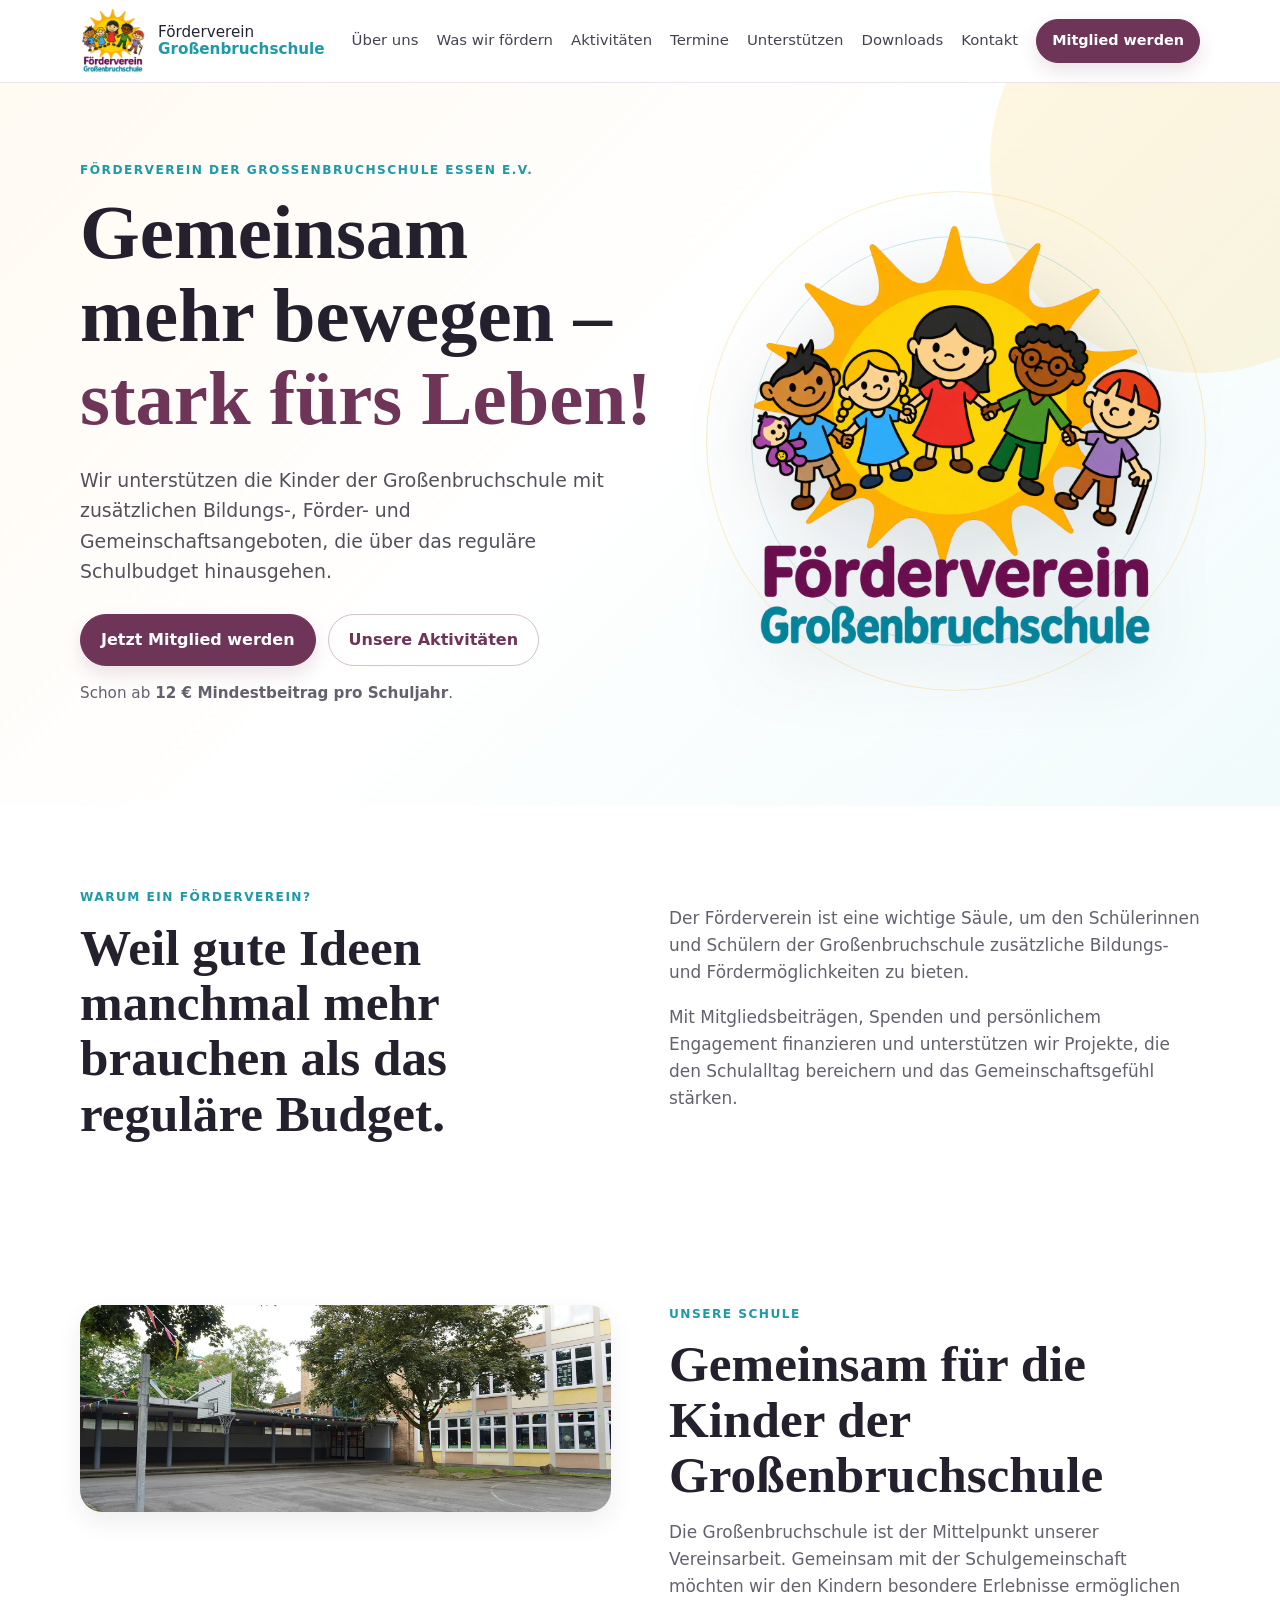
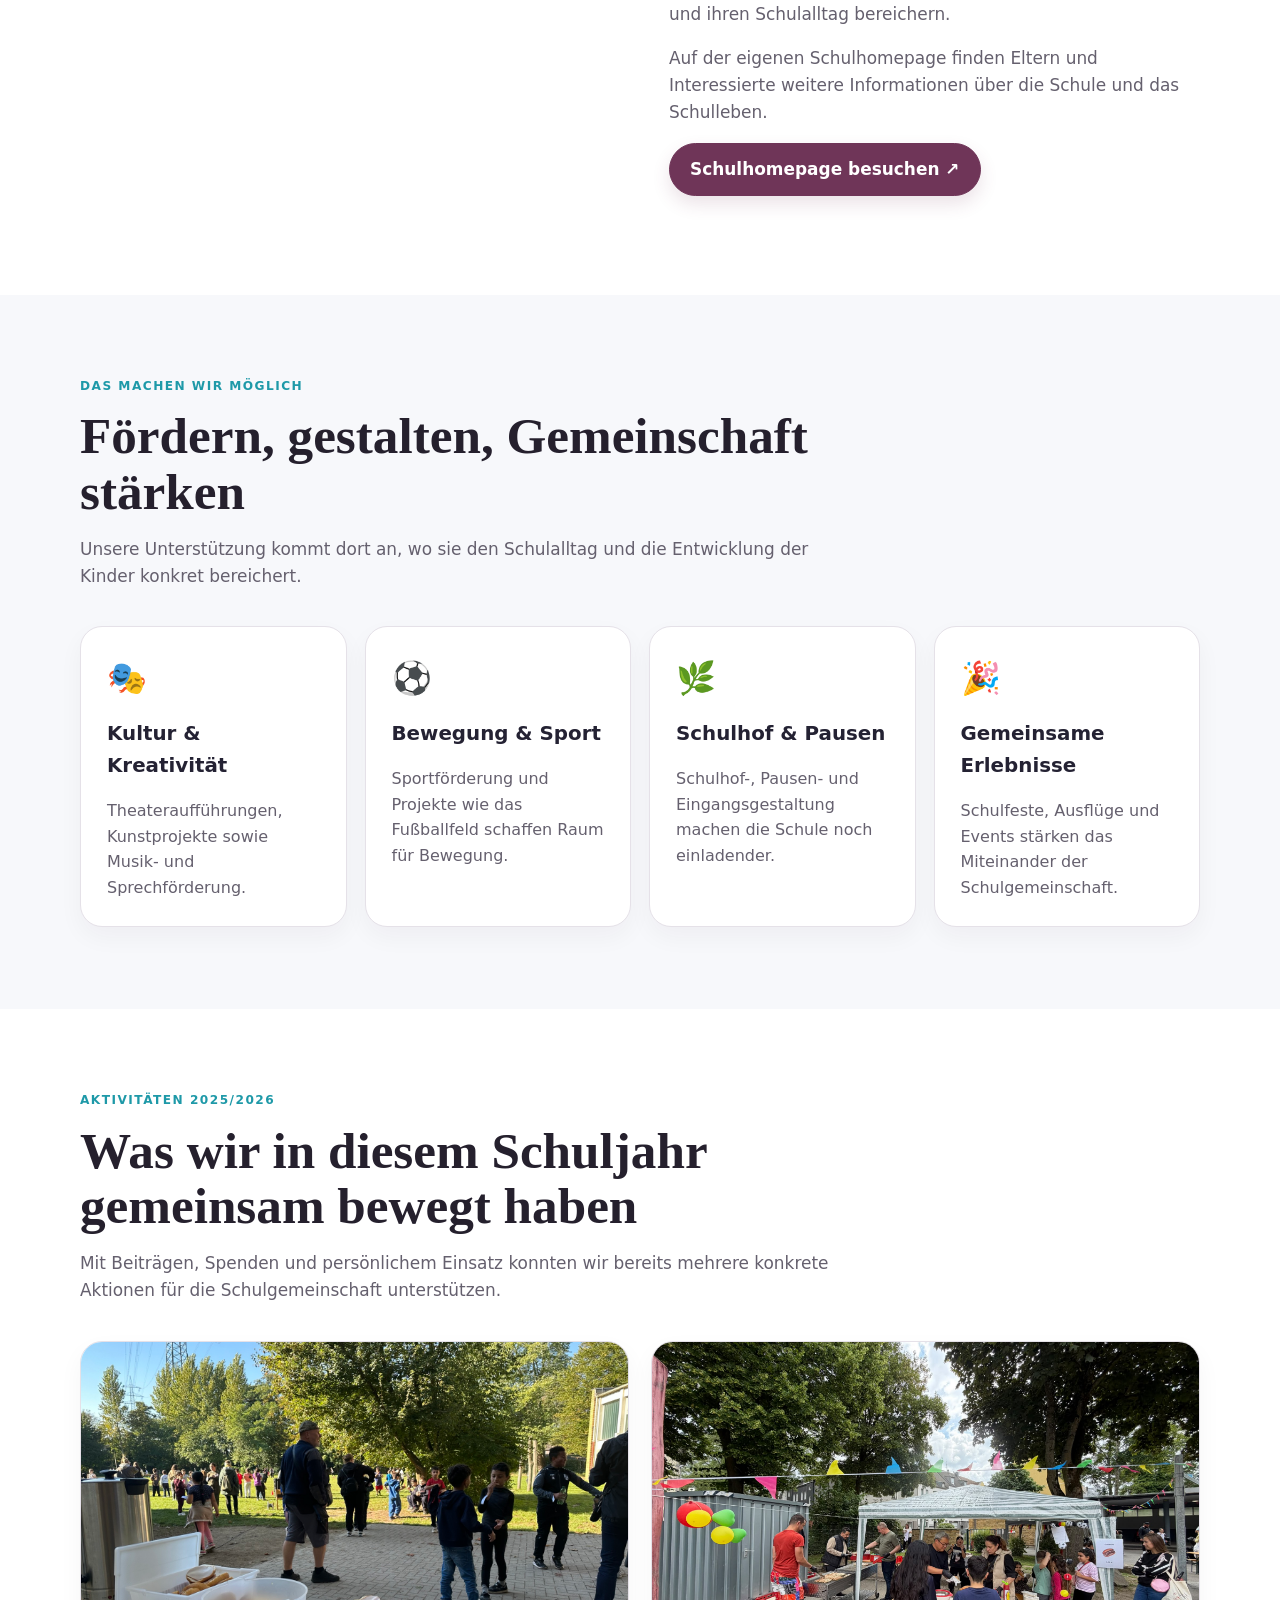
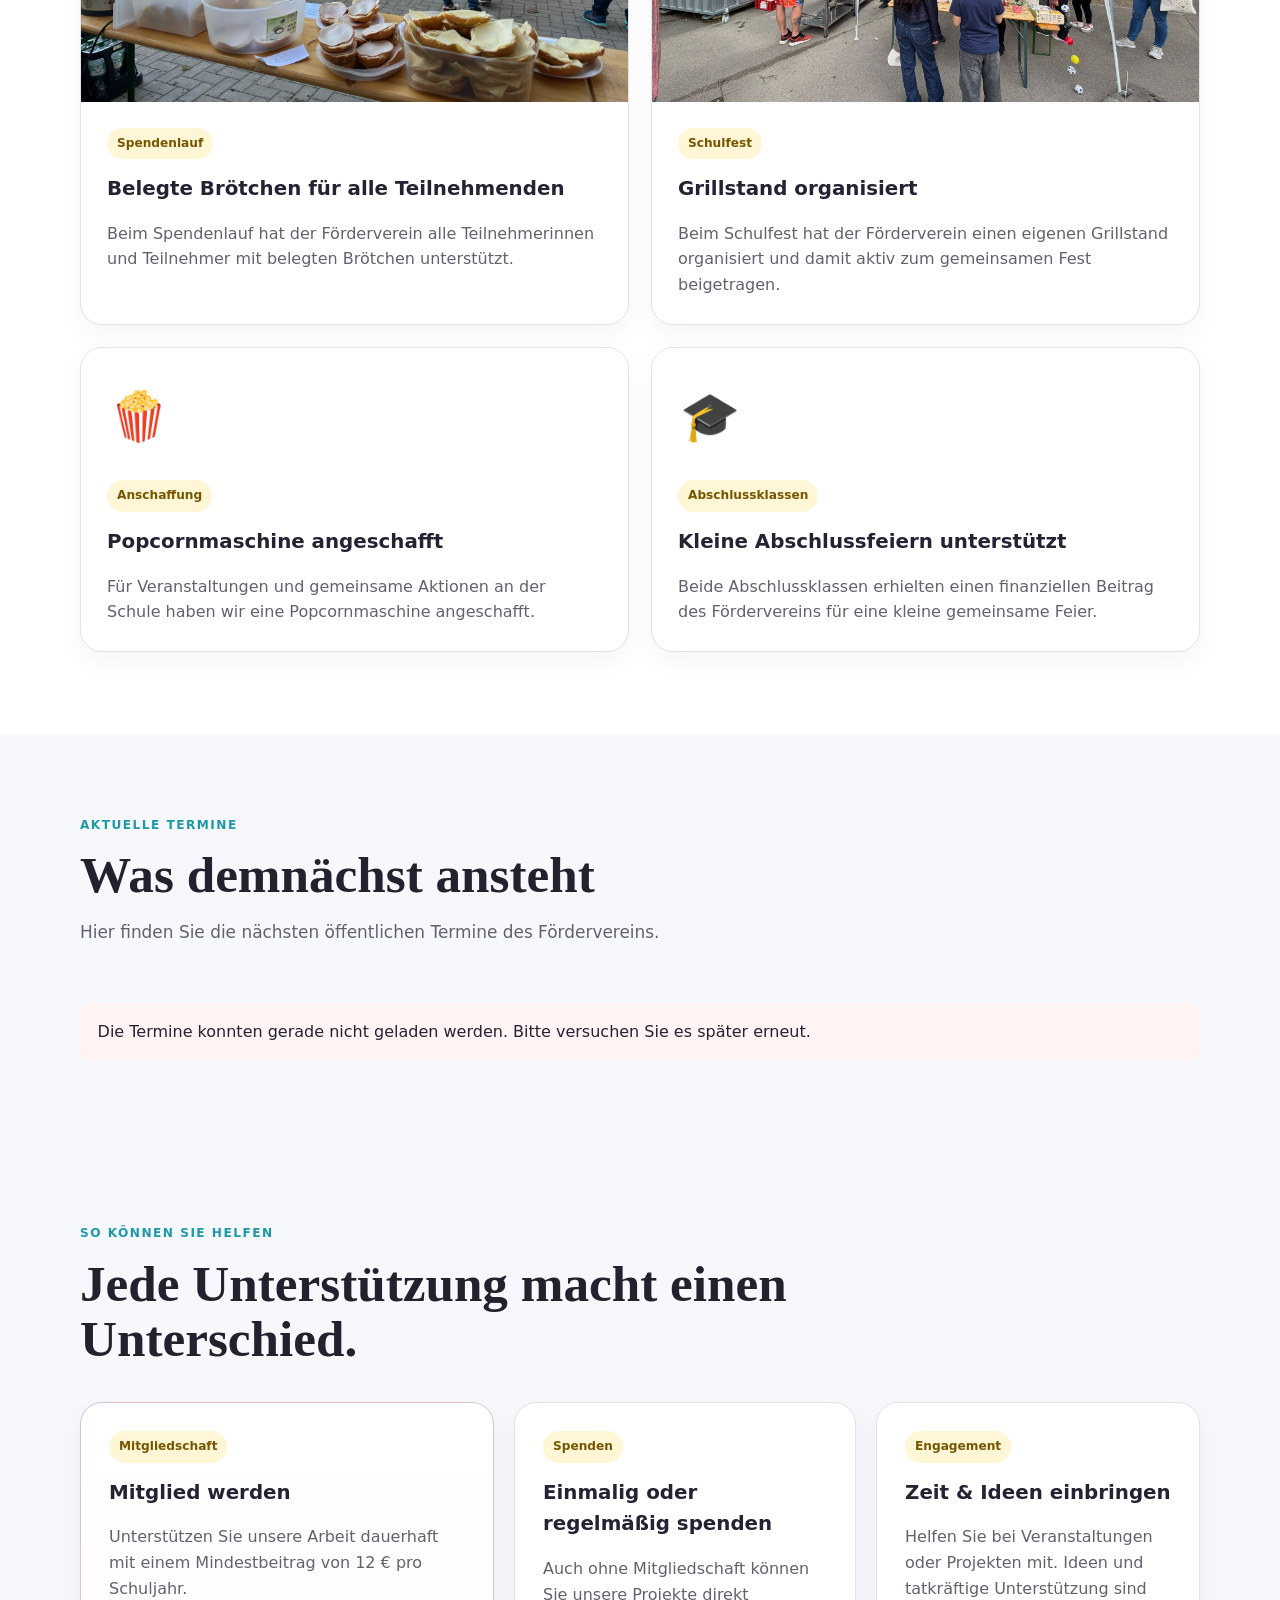
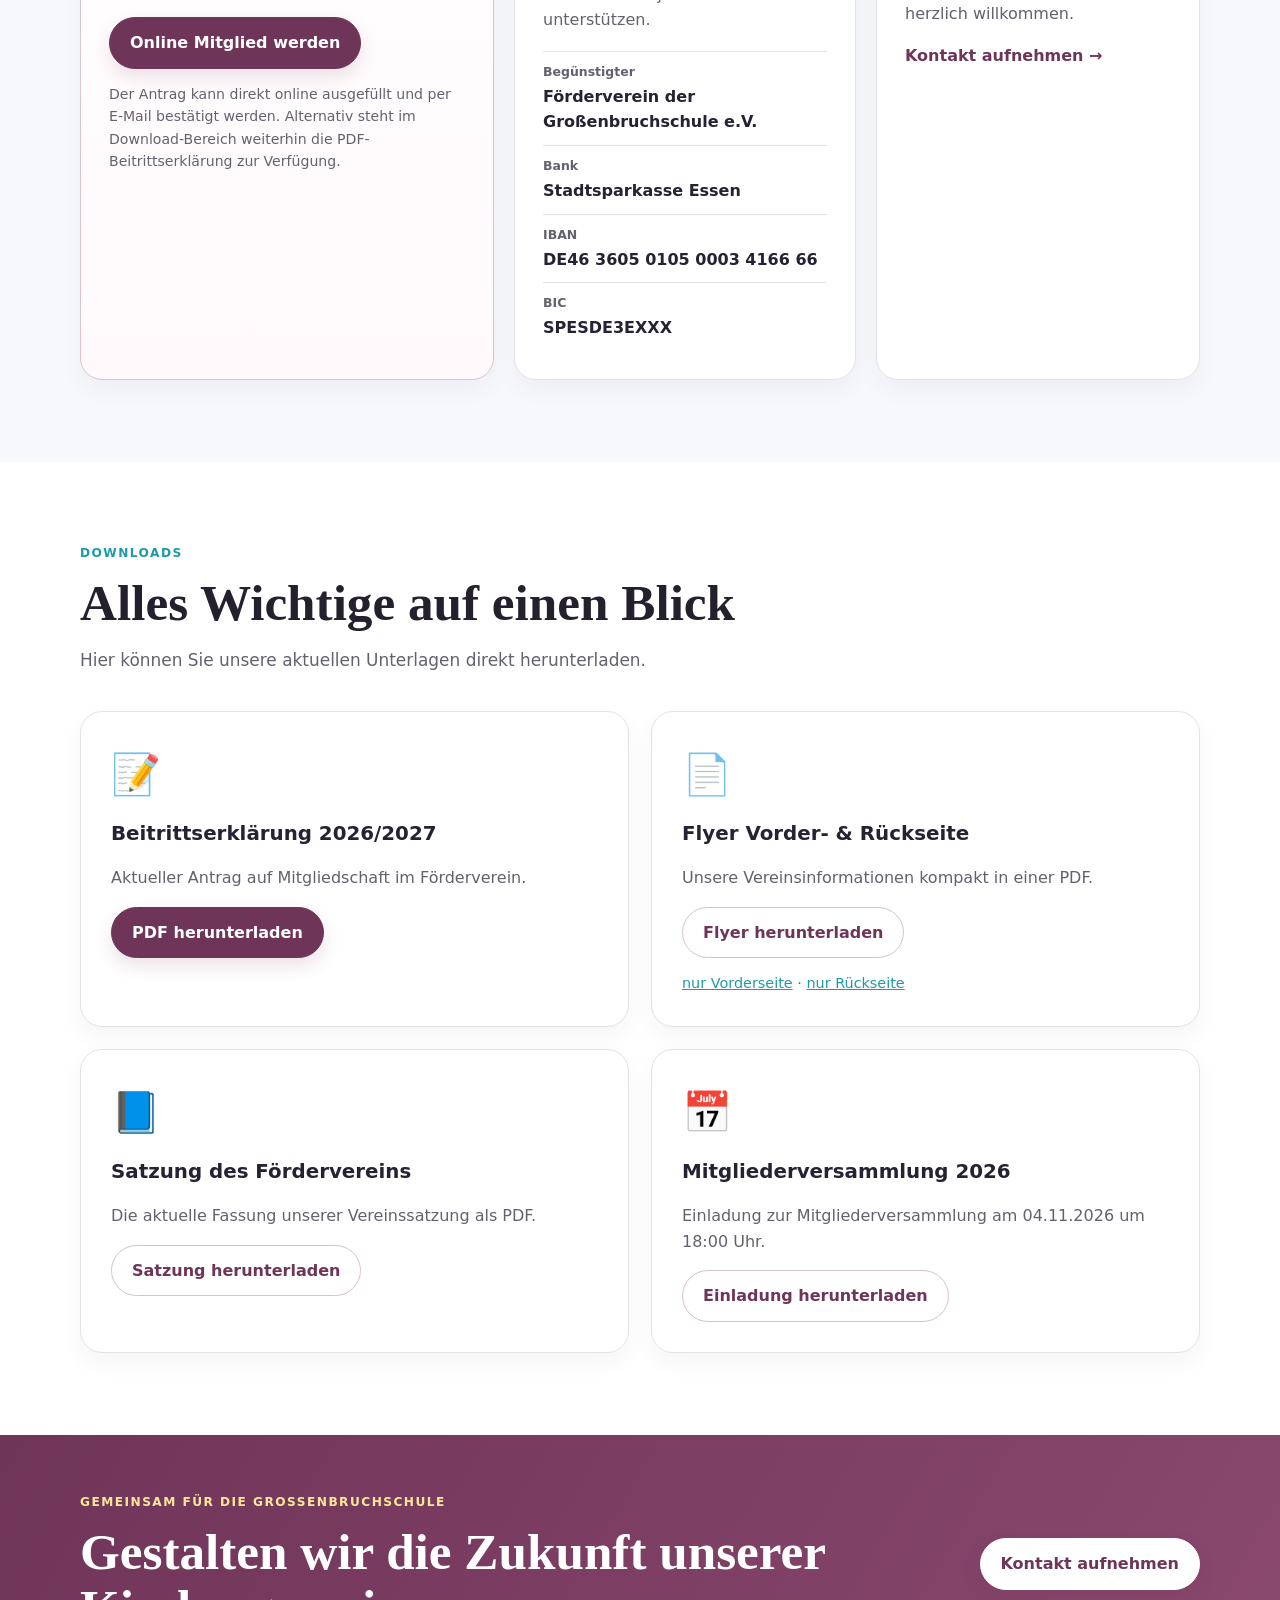
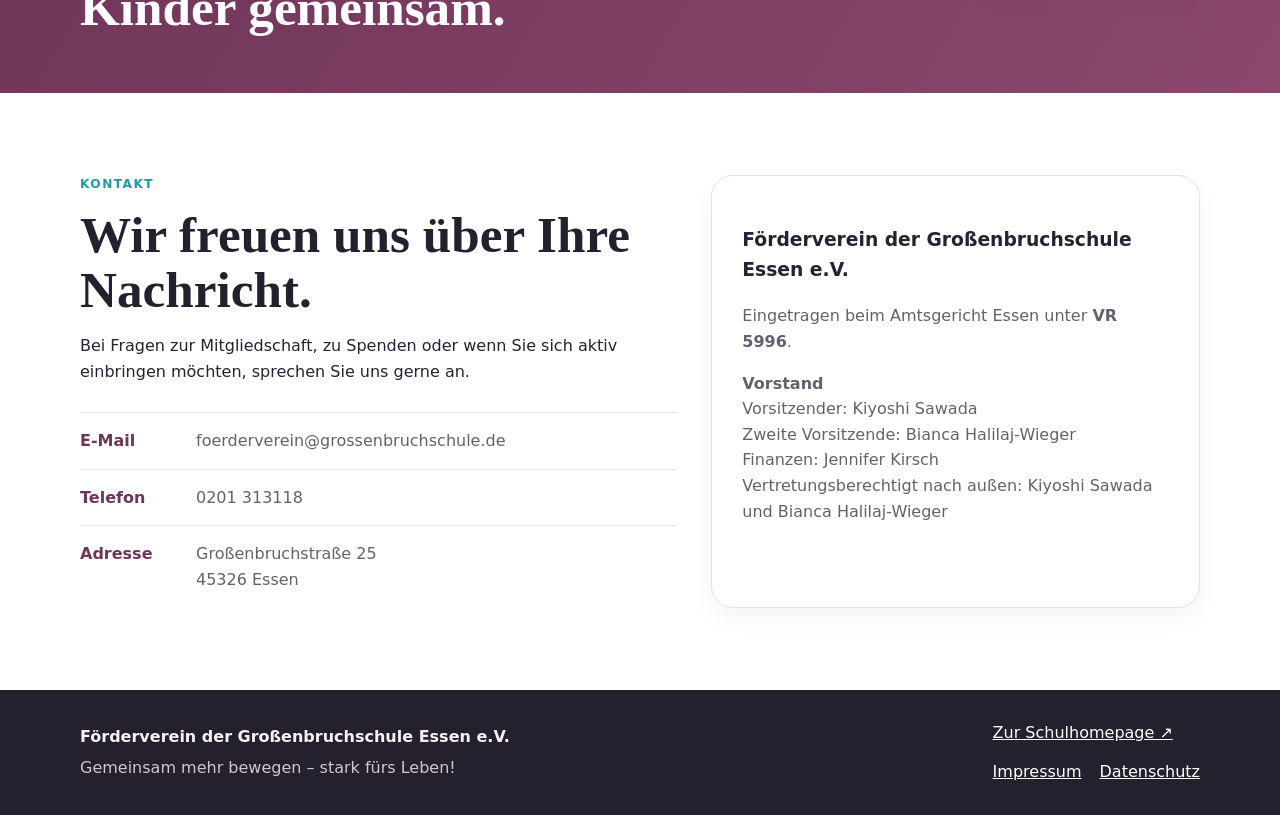
<file: index.html>
<!doctype html>
<html lang="de">
<head>
  <meta charset="utf-8">
  <meta name="viewport" content="width=device-width, initial-scale=1">
  <meta name="description" content="Der Förderverein der Großenbruchschule Essen e.V. unterstützt Projekte, Veranstaltungen und zusätzliche Förderangebote für die Kinder der Schule. Jetzt informieren, Mitglied werden oder spenden.">
  <title>Förderverein der Großenbruchschule Essen e.V. | Gemeinsam mehr bewegen</title>
  <link rel="stylesheet" href="style.css">
  <link rel="icon" type="image/png" href="favicon.png">
  <link rel="shortcut icon" href="favicon.ico">

  <style>
    .events-grid { display:grid; gap:1rem; margin-top:1.5rem; }
    .event-card {
      display:grid; grid-template-columns:86px 1fr; gap:1.25rem; align-items:start;
      padding:1.25rem; background:#fff; border:1px solid rgba(0,0,0,.08);
      border-radius:18px; box-shadow:0 8px 24px rgba(0,0,0,.05);
    }
    .event-date {
      display:grid; place-items:center; align-content:center; min-height:78px;
      padding:.6rem; border-radius:14px; background:#eef8f3; text-align:center;
    }
    .event-date strong { display:block; font-size:1.55rem; line-height:1; }
    .event-date span {
      display:block; margin-top:.35rem; font-size:.8rem; font-weight:700; text-transform:uppercase;
    }
    .event-content h3 { margin:0 0 .35rem; }
    .event-meta { margin:0 0 .65rem; font-size:.92rem; opacity:.78; }
    .event-description { margin:0; }
    .events-empty, .events-error {
      margin-top:1.25rem; padding:1rem 1.1rem; border-radius:12px; background:rgba(0,0,0,.04);
    }
    .events-error { background:#fff3f3; }
    @media (max-width:640px) {
      .event-card { grid-template-columns:68px 1fr; gap:.9rem; }
      .event-date { min-height:68px; }
    }
  </style>

</head>
<body>
  <a class="skip-link" href="#inhalt">Zum Inhalt springen</a>
  <header class="site-header">
    <div class="container nav-wrap">
      <a class="brand" href="#start" aria-label="Startseite Förderverein der Großenbruchschule">
        <img src="logo-foerderverein.png" alt="Logo des Fördervereins der Großenbruchschule">
        <span>Förderverein<br><strong>Großenbruchschule</strong></span>
      </a>
      <button class="menu-button" aria-expanded="false" aria-controls="nav">Menü</button>
      <nav id="nav" class="nav" aria-label="Hauptnavigation">
        <a href="#ueber-uns">Über uns</a>
        <a href="#projekte">Was wir fördern</a>
        <a href="#aktivitaeten">Aktivitäten</a>
        <a href="#termine">Termine</a>
        <a href="#unterstuetzen">Unterstützen</a>
        <a href="#downloads">Downloads</a>
        <a href="#kontakt">Kontakt</a>
        <a class="button button-small" href="beitritt.html">Mitglied werden</a>
      </nav>
    </div>
  </header>

  <main id="inhalt">
    <section id="start" class="hero">
      <div class="container hero-grid">
        <div class="hero-copy">
          <p class="eyebrow">Förderverein der Großenbruchschule Essen e.V.</p>
          <h1>Gemeinsam mehr bewegen – <span>stark fürs Leben!</span></h1>
          <p class="lead">Wir unterstützen die Kinder der Großenbruchschule mit zusätzlichen Bildungs-, Förder- und Gemeinschaftsangeboten, die über das reguläre Schulbudget hinausgehen.</p>
          <div class="hero-actions">
            <a class="button" href="beitritt.html">Jetzt Mitglied werden</a>
            <a class="button button-secondary" href="#aktivitaeten">Unsere Aktivitäten</a>
          </div>
          <p class="microcopy">Schon ab <strong>12 € Mindestbeitrag pro Schuljahr</strong>.</p>
        </div>
        <div class="hero-visual" aria-label="Logo des Fördervereins">
          <div class="sun-orbit orbit-one"></div>
          <div class="sun-orbit orbit-two"></div>
          <img src="logo-foerderverein.png" alt="Kinder vor einer Sonne – Logo des Fördervereins der Großenbruchschule">
        </div>
      </div>
    </section>

    <section id="ueber-uns" class="section">
      <div class="container two-col">
        <div>
          <p class="eyebrow">Warum ein Förderverein?</p>
          <h2>Weil gute Ideen manchmal mehr brauchen als das reguläre Budget.</h2>
        </div>
        <div class="prose">
          <p>Der Förderverein ist eine wichtige Säule, um den Schülerinnen und Schülern der Großenbruchschule zusätzliche Bildungs- und Fördermöglichkeiten zu bieten.</p>
          <p>Mit Mitgliedsbeiträgen, Spenden und persönlichem Engagement finanzieren und unterstützen wir Projekte, die den Schulalltag bereichern und das Gemeinschaftsgefühl stärken.</p>
        </div>
      </div>
    </section>

    <section id="unsere-schule" class="section">
      <div class="container two-col school-layout">
        <div class="school-image">
          <img src="bild-schulhof1.webp" alt="Schulhof und Schulgebäude der Großenbruchschule" loading="lazy">
        </div>
        <div>
          <p class="eyebrow">Unsere Schule</p>
          <h2>Gemeinsam für die Kinder der Großenbruchschule</h2>
        <div class="prose">
          <p>Die Großenbruchschule ist der Mittelpunkt unserer Vereinsarbeit. Gemeinsam mit der Schulgemeinschaft möchten wir den Kindern besondere Erlebnisse ermöglichen und ihren Schulalltag bereichern.</p>
          <p>Auf der eigenen Schulhomepage finden Eltern und Interessierte weitere Informationen über die Schule und das Schulleben.</p>
          <p><a class="button" href="http://www.gbs-grossenbruchschule.de/" target="_blank" rel="noopener noreferrer">Schulhomepage besuchen ↗</a></p>
        </div>
        </div>
      </div>
    </section>
    <section id="projekte" class="section section-soft">
      <div class="container">
        <div class="section-head">
          <p class="eyebrow">Das machen wir möglich</p>
          <h2>Fördern, gestalten, Gemeinschaft stärken</h2>
          <p>Unsere Unterstützung kommt dort an, wo sie den Schulalltag und die Entwicklung der Kinder konkret bereichert.</p>
        </div>
        <div class="cards">
          <article class="card">
            <div class="icon" aria-hidden="true">🎭</div>
            <h3>Kultur & Kreativität</h3>
            <p>Theateraufführungen, Kunstprojekte sowie Musik- und Sprechförderung.</p>
          </article>
          <article class="card">
            <div class="icon" aria-hidden="true">⚽</div>
            <h3>Bewegung & Sport</h3>
            <p>Sportförderung und Projekte wie das Fußballfeld schaffen Raum für Bewegung.</p>
          </article>
          <article class="card">
            <div class="icon" aria-hidden="true">🌿</div>
            <h3>Schulhof & Pausen</h3>
            <p>Schulhof-, Pausen- und Eingangsgestaltung machen die Schule noch einladender.</p>
          </article>
          <article class="card">
            <div class="icon" aria-hidden="true">🎉</div>
            <h3>Gemeinsame Erlebnisse</h3>
            <p>Schulfeste, Ausflüge und Events stärken das Miteinander der Schulgemeinschaft.</p>
          </article>
        </div>
      </div>
    </section>

    <section id="aktivitaeten" class="section">
      <div class="container">
        <div class="section-head">
          <p class="eyebrow">Aktivitäten 2025/2026</p>
          <h2>Was wir in diesem Schuljahr gemeinsam bewegt haben</h2>
          <p>Mit Beiträgen, Spenden und persönlichem Einsatz konnten wir bereits mehrere konkrete Aktionen für die Schulgemeinschaft unterstützen.</p>
        </div>
        <div class="activity-grid">
          <article class="activity-card activity-photo-card">
            <img src="spendenlauf-2025-2026.jpeg" alt="Spendenlauf an der Großenbruchschule mit belegten Brötchen für die Teilnehmenden">
            <div class="activity-content">
              <span class="badge">Spendenlauf</span>
              <h3>Belegte Brötchen für alle Teilnehmenden</h3>
              <p>Beim Spendenlauf hat der Förderverein alle Teilnehmerinnen und Teilnehmer mit belegten Brötchen unterstützt.</p>
            </div>
          </article>
          <article class="activity-card activity-photo-card">
            <img src="schulfest-grillstand-2025-2026.jpeg" alt="Grillstand des Fördervereins beim Schulfest der Großenbruchschule">
            <div class="activity-content">
              <span class="badge">Schulfest</span>
              <h3>Grillstand organisiert</h3>
              <p>Beim Schulfest hat der Förderverein einen eigenen Grillstand organisiert und damit aktiv zum gemeinsamen Fest beigetragen.</p>
            </div>
          </article>
          <article class="activity-card">
            <div class="activity-icon" aria-hidden="true">🍿</div>
            <div class="activity-content">
              <span class="badge">Anschaffung</span>
              <h3>Popcornmaschine angeschafft</h3>
              <p>Für Veranstaltungen und gemeinsame Aktionen an der Schule haben wir eine Popcornmaschine angeschafft.</p>
            </div>
          </article>
          <article class="activity-card">
            <div class="activity-icon" aria-hidden="true">🎓</div>
            <div class="activity-content">
              <span class="badge">Abschlussklassen</span>
              <h3>Kleine Abschlussfeiern unterstützt</h3>
              <p>Beide Abschlussklassen erhielten einen finanziellen Beitrag des Fördervereins für eine kleine gemeinsame Feier.</p>
            </div>
          </article>
        </div>
      </div>
    </section>

    <section id="termine" class="section section-soft">
      <div class="container">
        <div class="section-head">
          <p class="eyebrow">Aktuelle Termine</p>
          <h2>Was demnächst ansteht</h2>
          <p>Hier finden Sie die nächsten öffentlichen Termine des Fördervereins.</p>
        </div>

        <div id="events-list" class="events-grid" aria-live="polite">
          <div class="events-empty">Termine werden geladen …</div>
        </div>
      </div>
    </section>

    <section id="unterstuetzen" class="section section-soft">
      <div class="container">
        <div class="section-head">
          <p class="eyebrow">So können Sie helfen</p>
          <h2>Jede Unterstützung macht einen Unterschied.</h2>
        </div>
        <div class="support-grid">
          <article class="support-card featured">
            <span class="badge">Mitgliedschaft</span>
            <h3>Mitglied werden</h3>
            <p>Unterstützen Sie unsere Arbeit dauerhaft mit einem Mindestbeitrag von 12 € pro Schuljahr.</p>
            <a class="button" href="beitritt.html">Online Mitglied werden</a>
            <p class="small">Der Antrag kann direkt online ausgefüllt und per E-Mail bestätigt werden. Alternativ steht im Download-Bereich weiterhin die PDF-Beitrittserklärung zur Verfügung.</p>
          </article>
          <article class="support-card">
            <span class="badge">Spenden</span>
            <h3>Einmalig oder regelmäßig spenden</h3>
            <p>Auch ohne Mitgliedschaft können Sie unsere Projekte direkt unterstützen.</p>
            <dl class="bank">
              <div><dt>Begünstigter</dt><dd>Förderverein der Großenbruchschule e.V.</dd></div>
              <div><dt>Bank</dt><dd>Stadtsparkasse Essen</dd></div>
              <div><dt>IBAN</dt><dd>DE46 3605 0105 0003 4166 66</dd></div>
              <div><dt>BIC</dt><dd>SPESDE3EXXX</dd></div>
            </dl>
          </article>
          <article class="support-card">
            <span class="badge">Engagement</span>
            <h3>Zeit & Ideen einbringen</h3>
            <p>Helfen Sie bei Veranstaltungen oder Projekten mit. Ideen und tatkräftige Unterstützung sind herzlich willkommen.</p>
            <a class="text-link" href="mailto:foerderverein@grossenbruchschule.de?subject=Ich%20möchte%20mich%20engagieren">Kontakt aufnehmen →</a>
          </article>
        </div>
      </div>
    </section>

    <section id="downloads" class="section">
      <div class="container">
        <div class="section-head">
          <p class="eyebrow">Downloads</p>
          <h2>Alles Wichtige auf einen Blick</h2>
          <p>Hier können Sie unsere aktuellen Unterlagen direkt herunterladen.</p>
        </div>
        <div class="download-grid">
          <article class="download-card">
            <div class="download-icon" aria-hidden="true">📝</div>
            <h3>Beitrittserklärung 2026/2027</h3>
            <p>Aktueller Antrag auf Mitgliedschaft im Förderverein.</p>
            <a class="button" href="Beitrittserklaerung_Foerderverein_Grossenbruchschule.pdf" target="_blank" rel="noopener">PDF herunterladen</a>
          </article>
          <article class="download-card">
            <div class="download-icon" aria-hidden="true">📄</div>
            <h3>Flyer Vorder- & Rückseite</h3>
            <p>Unsere Vereinsinformationen kompakt in einer PDF.</p>
            <a class="button button-secondary" href="Flyer_Foerderverein_Grossenbruchschule.pdf" target="_blank" rel="noopener">Flyer herunterladen</a>
            <div class="download-subnav">
              <a href="Flyer_Foerderverein_Grossenbruchschule_Vorderseite.pdf" target="_blank" rel="noopener">nur Vorderseite</a>
              <span>·</span>
              <a href="Flyer_Foerderverein_Grossenbruchschule_Rueckseite.pdf" target="_blank" rel="noopener">nur Rückseite</a>
            </div>
          </article>
          <article class="download-card">
            <div class="download-icon" aria-hidden="true">📘</div>
            <h3>Satzung des Fördervereins</h3>
            <p>Die aktuelle Fassung unserer Vereinssatzung als PDF.</p>
            <a class="button button-secondary" href="Satzung_Foerderverein.pdf" target="_blank" rel="noopener">Satzung herunterladen</a>
          </article>
          <article class="download-card">
            <div class="download-icon" aria-hidden="true">📅</div>
            <h3>Mitgliederversammlung 2026</h3>
            <p>Einladung zur Mitgliederversammlung am 04.11.2026 um 18:00 Uhr.</p>
            <a class="button button-secondary" href="Einladung_Mitgliederversammlung_2026.pdf" target="_blank" rel="noopener">Einladung herunterladen</a>
          </article>
        </div>
      </div>
    </section>

    <section class="cta-band">
      <div class="container cta-grid">
        <div>
          <p class="eyebrow">Gemeinsam für die Großenbruchschule</p>
          <h2>Gestalten wir die Zukunft unserer Kinder gemeinsam.</h2>
        </div>
        <a class="button button-light" href="#kontakt">Kontakt aufnehmen</a>
      </div>
    </section>

    <section id="kontakt" class="section">
      <div class="container contact-grid">
        <div>
          <p class="eyebrow">Kontakt</p>
          <h2>Wir freuen uns über Ihre Nachricht.</h2>
          <p>Bei Fragen zur Mitgliedschaft, zu Spenden oder wenn Sie sich aktiv einbringen möchten, sprechen Sie uns gerne an.</p>
          <div class="contact-list">
            <a href="mailto:foerderverein@grossenbruchschule.de"><strong>E-Mail</strong><span>foerderverein@grossenbruchschule.de</span></a>
            <a href="tel:+49201313118"><strong>Telefon</strong><span>0201 313118</span></a>
            <div><strong>Adresse</strong><span>Großenbruchstraße 25<br>45326 Essen</span></div>
          </div>
        </div>
        <aside class="info-box">
          <h3>Förderverein der Großenbruchschule Essen e.V.</h3>
          <p>Eingetragen beim Amtsgericht Essen unter <strong>VR 5996</strong>.</p>
          <p><strong>Vorstand</strong><br>Vorsitzender: Kiyoshi Sawada<br>Zweite Vorsitzende: Bianca Halilaj-Wieger<br>Finanzen: Jennifer Kirsch<br><span class="small">Vertretungsberechtigt nach außen: Kiyoshi Sawada und Bianca Halilaj-Wieger</span></p>
        </aside>
      </div>
    </section>
  </main>

  <footer class="site-footer">
    <div class="container footer-grid">
      <div>
        <strong>Förderverein der Großenbruchschule Essen e.V.</strong>
        <p>Gemeinsam mehr bewegen – stark fürs Leben!</p>
      </div>
      <div class="footer-navigation">
        <div class="footer-school">
          <a href="http://www.gbs-grossenbruchschule.de/" target="_blank" rel="noopener noreferrer">Zur Schulhomepage ↗</a>
        </div>
        <div class="footer-links">
          <a href="impressum.html">Impressum</a>
          <a href="datenschutz.html">Datenschutz</a>
        </div>
      </div>
    </div>
  </footer>

  <script>
    const button = document.querySelector('.menu-button');
    const nav = document.querySelector('.nav');
    button.addEventListener('click', () => {
      const open = button.getAttribute('aria-expanded') === 'true';
      button.setAttribute('aria-expanded', String(!open));
      nav.classList.toggle('open');
    });
    nav.querySelectorAll('a').forEach(a => a.addEventListener('click', () => {
      button.setAttribute('aria-expanded', 'false');
      nav.classList.remove('open');
    }));


    const SUPABASE_URL = 'https://facmeyitnpnwidpsemkd.supabase.co';
    const SUPABASE_PUBLISHABLE_KEY = 'sb_publishable_zqh5bliEkvKU7yKelDAgmg_2buBOvyM';

    const eventCategoryLabels = {
      vorstand: 'Vorstand',
      mitgliederversammlung: 'Mitgliederversammlung',
      schulveranstaltung: 'Schulveranstaltung',
      aktion: 'Aktion',
      sonstiges: 'Sonstiges'
    };

    function escapeHtml(value) {
      return String(value ?? '')
        .replaceAll('&', '&amp;')
        .replaceAll('<', '&lt;')
        .replaceAll('>', '&gt;')
        .replaceAll('"', '&quot;')
        .replaceAll("'", '&#039;');
    }

    function formatEventDate(dateValue) {
      const date = new Date(`${dateValue}T00:00:00`);
      return {
        day: new Intl.DateTimeFormat('de-DE', { day: '2-digit' }).format(date),
        month: new Intl.DateTimeFormat('de-DE', { month: 'short' }).format(date),
        full: new Intl.DateTimeFormat('de-DE', {
          weekday: 'long',
          day: '2-digit',
          month: '2-digit',
          year: 'numeric'
        }).format(date)
      };
    }

    function formatEventTime(value) {
      return value ? value.slice(0, 5) : '';
    }

    async function loadPublicEvents() {
      const list = document.getElementById('events-list');
      if (!list) return;

      if (SUPABASE_PUBLISHABLE_KEY.startsWith('HIER_')) {
        list.innerHTML = '<div class="events-error">Die Terminanzeige ist noch nicht vollständig eingerichtet.</div>';
        return;
      }

      try {
        const response = await fetch(`${SUPABASE_URL}/rest/v1/rpc/get_public_events`, {
          method: 'POST',
          headers: {
            apikey: SUPABASE_PUBLISHABLE_KEY,
            Authorization: `Bearer ${SUPABASE_PUBLISHABLE_KEY}`,
            'Content-Type': 'application/json'
          },
          body: '{}'
        });

        if (!response.ok) {
          throw new Error(`HTTP ${response.status}`);
        }

        const events = await response.json();

        if (!Array.isArray(events) || events.length === 0) {
          list.innerHTML = '<div class="events-empty">Aktuell sind keine öffentlichen Termine eingetragen.</div>';
          return;
        }

        list.innerHTML = events.map(item => {
          const date = formatEventDate(item.event_date);
          const start = formatEventTime(item.start_time);
          const end = formatEventTime(item.end_time);
          const timeText = start ? `${start} Uhr${end ? ` – ${end} Uhr` : ''}` : '';
          const meta = [
            date.full,
            timeText,
            item.location || '',
            eventCategoryLabels[item.category] || ''
          ].filter(Boolean).map(escapeHtml).join(' · ');

          return `
            <article class="event-card">
              <div class="event-date" aria-hidden="true">
                <strong>${escapeHtml(date.day)}</strong>
                <span>${escapeHtml(date.month)}</span>
              </div>
              <div class="event-content">
                <h3>${escapeHtml(item.title)}</h3>
                <p class="event-meta">${meta}</p>
                ${item.description ? `<p class="event-description">${escapeHtml(item.description)}</p>` : ''}
              </div>
            </article>
          `;
        }).join('');
      } catch (error) {
        console.error('Termine konnten nicht geladen werden:', error);
        list.innerHTML = '<div class="events-error">Die Termine konnten gerade nicht geladen werden. Bitte versuchen Sie es später erneut.</div>';
      }
    }

    loadPublicEvents();

  </script>
</body>
</html>
</file>
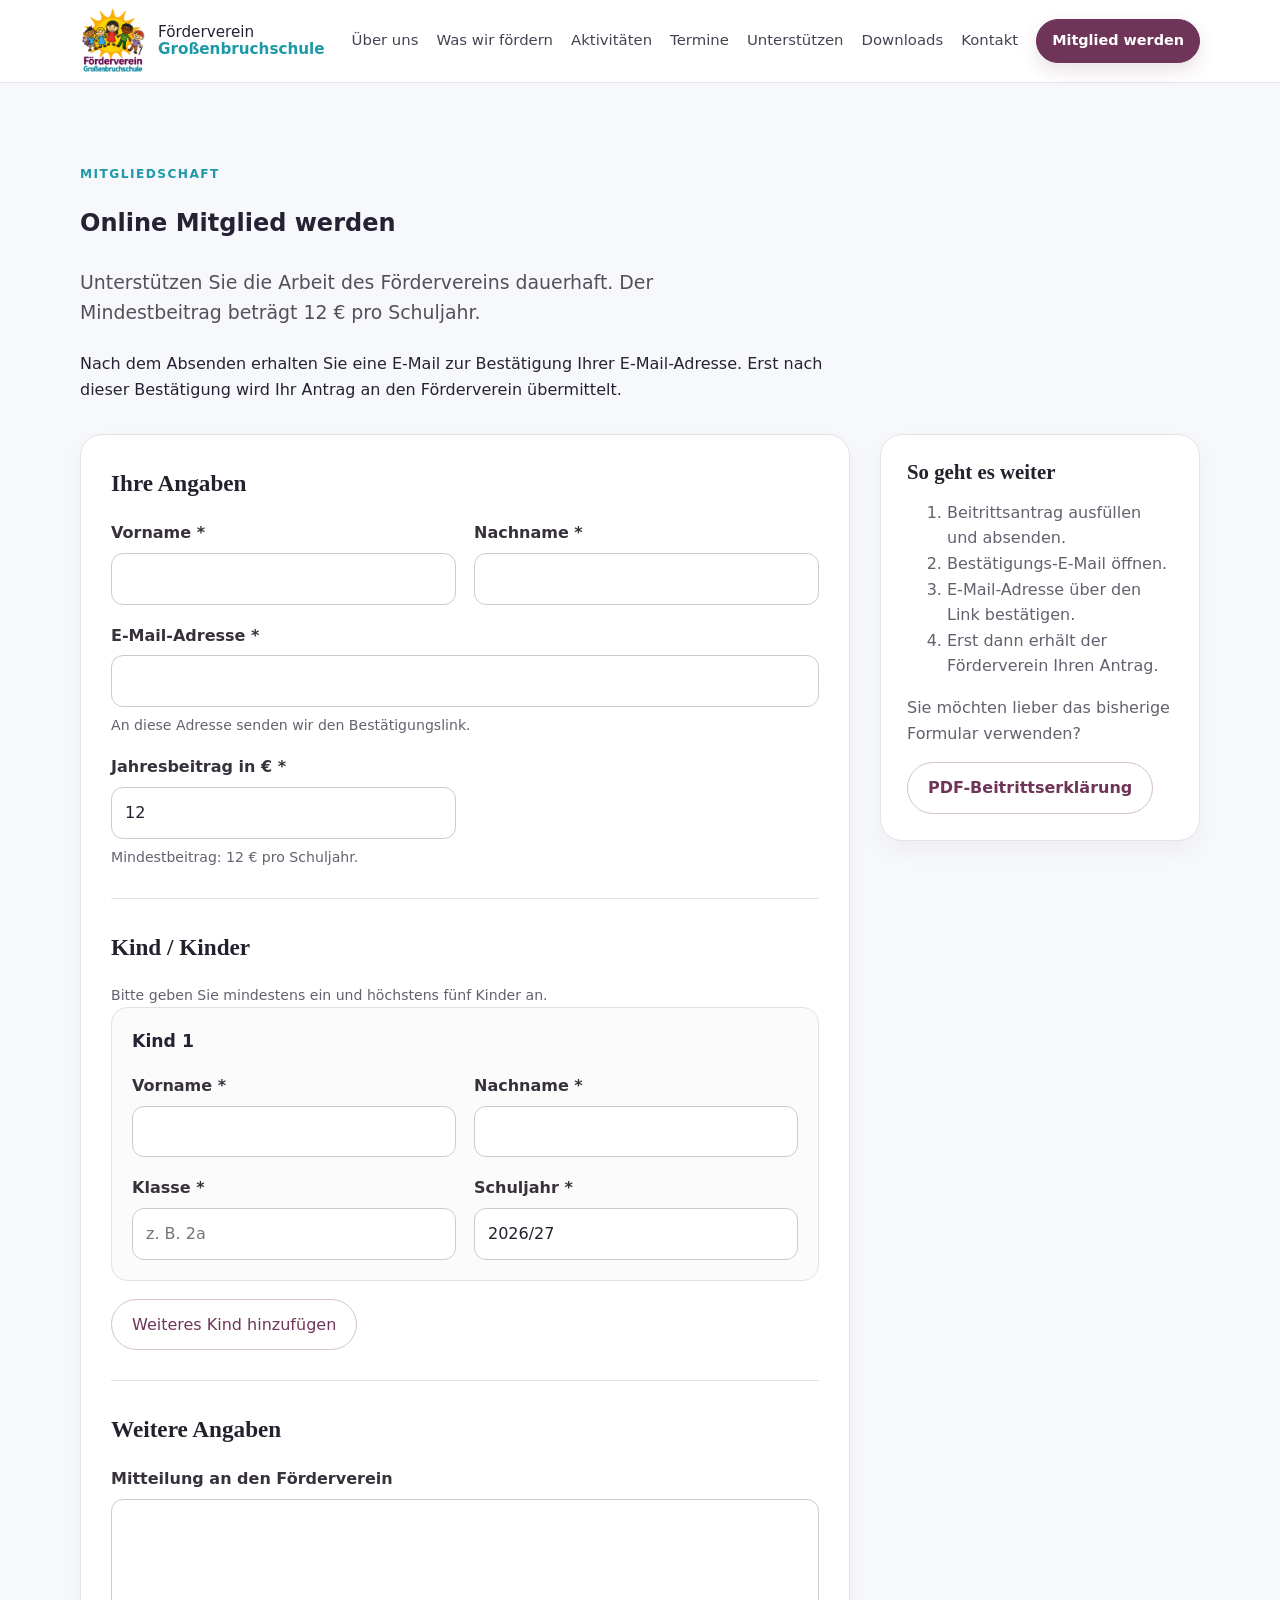
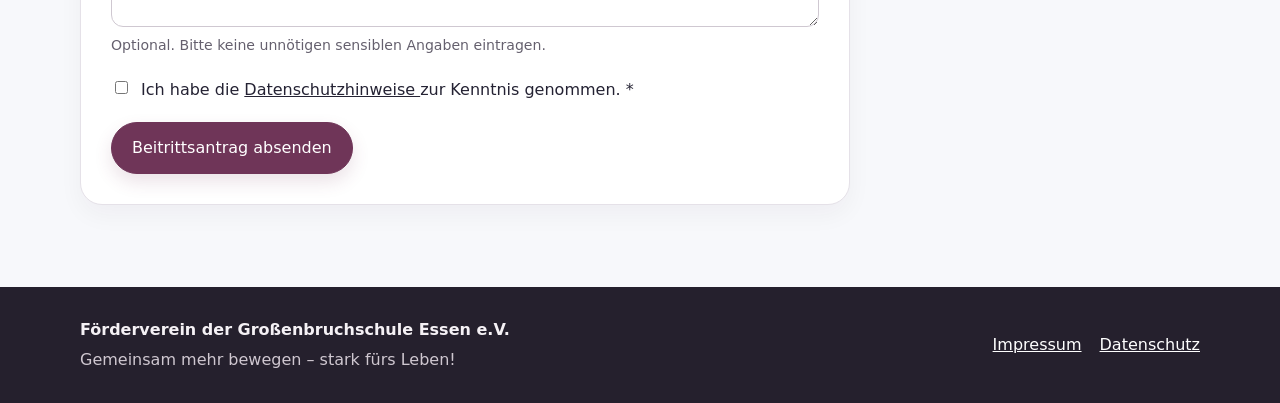
<file: beitritt.html>
<!doctype html>
<html lang="de">
<head>
  <meta charset="utf-8">
  <meta name="viewport" content="width=device-width, initial-scale=1">
  <meta
    name="description"
    content="Digitaler Antrag auf Mitgliedschaft im Förderverein der Großenbruchschule Essen e.V."
  >
  <meta name="robots" content="noindex,nofollow">
  <title>Mitglied werden | Förderverein der Großenbruchschule Essen e.V.</title>

  <link rel="stylesheet" href="style.css">
  <link rel="icon" type="image/png" href="favicon.png">
  <link rel="shortcut icon" href="favicon.ico">

  <style>
    .membership-intro {
      max-width: 760px;
      margin-bottom: 32px;
    }

    .membership-layout {
      display: grid;
      grid-template-columns: minmax(0, 1fr) 320px;
      gap: 30px;
      align-items: start;
    }

    .membership-form,
    .membership-aside {
      background: #fff;
      border: 1px solid var(--line);
      border-radius: 22px;
      box-shadow: 0 10px 24px rgba(36,34,51,.045);
    }

    .membership-form {
      padding: 30px;
    }

    .membership-aside {
      padding: 26px;
      position: sticky;
      top: 108px;
    }

    .membership-aside h2 {
      margin-top: 0;
      font-size: 1.3rem;
    }

    .membership-aside p,
    .membership-aside li {
      color: var(--muted);
    }

    .form-section {
      padding: 0 0 30px;
      margin: 0 0 30px;
      border: 0;
      border-bottom: 1px solid var(--line);
    }

    .form-section:last-of-type {
      border-bottom: 0;
      margin-bottom: 16px;
      padding-bottom: 0;
    }

    .form-section legend {
      width: 100%;
      padding: 0;
      margin-bottom: 18px;
      font-family: Georgia, "Times New Roman", serif;
      font-size: 1.45rem;
      font-weight: 700;
      color: #25202d;
    }

    .form-grid {
      display: grid;
      grid-template-columns: repeat(2, minmax(0, 1fr));
      gap: 18px;
    }

    .form-field {
      display: flex;
      flex-direction: column;
      gap: 7px;
    }

    .form-field-full {
      grid-column: 1 / -1;
    }

    .form-field label {
      font-weight: 750;
      color: #37313c;
    }

    .form-field input,
    .form-field select,
    .form-field textarea {
      width: 100%;
      box-sizing: border-box;
      border: 1px solid #cfc8d1;
      border-radius: 12px;
      background: #fff;
      color: #25202d;
      font: inherit;
      padding: 12px 13px;
    }

    .form-field input:focus,
    .form-field select:focus,
    .form-field textarea:focus {
      outline: 3px solid rgba(30,153,168,.14);
      border-color: var(--teal);
    }

    .field-help {
      margin: 0;
      color: var(--muted);
      font-size: .88rem;
    }

    .children-list {
      display: grid;
      gap: 18px;
    }

    .child-card {
      border: 1px solid var(--line);
      border-radius: 16px;
      padding: 20px;
      background: #fcfbfc;
    }

    .child-card-head {
      display: flex;
      align-items: center;
      justify-content: space-between;
      gap: 16px;
      margin-bottom: 18px;
    }

    .child-card-head h3 {
      margin: 0;
      font-size: 1.08rem;
    }

    .remove-child {
      border: 0;
      background: transparent;
      color: var(--plum);
      font: inherit;
      font-weight: 750;
      cursor: pointer;
      padding: 5px;
    }

    .children-actions {
      margin-top: 18px;
    }

    button.button {
      cursor: pointer;
      font: inherit;
    }

    button.button:disabled {
      cursor: wait;
      opacity: .65;
      transform: none;
    }

    .privacy-check {
      display: grid;
      grid-template-columns: auto 1fr;
      gap: 10px;
      align-items: start;
      margin: 20px 0;
    }

    .privacy-check input {
      margin-top: 4px;
    }

    .form-status {
      display: none;
      margin-top: 22px;
      padding: 16px 18px;
      border-radius: 14px;
      line-height: 1.55;
    }

    .form-status.visible {
      display: block;
    }

    .form-status.success {
      background: #eef8f3;
      border: 1px solid #b9dfcd;
      color: #174d39;
    }

    .form-status.error {
      background: #fff3f3;
      border: 1px solid #efc5c5;
      color: #7c2424;
    }

    .honeypot {
      position: absolute !important;
      left: -10000px !important;
      width: 1px !important;
      height: 1px !important;
      overflow: hidden !important;
    }

    @media (max-width: 900px) {
      .membership-layout {
        grid-template-columns: 1fr;
      }

      .membership-aside {
        position: static;
      }
    }

    @media (max-width: 650px) {
      .membership-form {
        padding: 22px;
      }

      .form-grid {
        grid-template-columns: 1fr;
      }

      .form-field-full {
        grid-column: auto;
      }

      .child-card {
        padding: 16px;
      }
    }
  </style>
</head>

<body>
  <a class="skip-link" href="#inhalt">Zum Inhalt springen</a>

  <header class="site-header">
    <div class="container nav-wrap">
      <a
        class="brand"
        href="index.html"
        aria-label="Startseite Förderverein der Großenbruchschule"
      >
        <img
          src="logo-foerderverein.png"
          alt="Logo des Fördervereins der Großenbruchschule"
        >
        <span>
          Förderverein<br>
          <strong>Großenbruchschule</strong>
        </span>
      </a>

      <button
        class="menu-button"
        aria-expanded="false"
        aria-controls="nav"
      >
        Menü
      </button>

      <nav id="nav" class="nav" aria-label="Hauptnavigation">
        <a href="index.html#ueber-uns">Über uns</a>
        <a href="index.html#projekte">Was wir fördern</a>
        <a href="index.html#aktivitaeten">Aktivitäten</a>
        <a href="index.html#termine">Termine</a>
        <a href="index.html#unterstuetzen">Unterstützen</a>
        <a href="index.html#downloads">Downloads</a>
        <a href="index.html#kontakt">Kontakt</a>
        <a class="button button-small" href="beitritt.html">Mitglied werden</a>
      </nav>
    </div>
  </header>

  <main id="inhalt">
    <section class="section section-soft">
      <div class="container">
        <div class="membership-intro">
          <p class="eyebrow">Mitgliedschaft</p>
          <h1>Online Mitglied werden</h1>
          <p class="lead">
            Unterstützen Sie die Arbeit des Fördervereins dauerhaft.
            Der Mindestbeitrag beträgt 12 € pro Schuljahr.
          </p>
          <p>
            Nach dem Absenden erhalten Sie eine E-Mail zur Bestätigung Ihrer
            E-Mail-Adresse. Erst nach dieser Bestätigung wird Ihr Antrag an
            den Förderverein übermittelt.
          </p>
        </div>

        <div class="membership-layout">
          <form id="membership-form" class="membership-form" novalidate>
            <fieldset class="form-section">
              <legend>Ihre Angaben</legend>

              <div class="form-grid">
                <div class="form-field">
                  <label for="first-name">Vorname *</label>
                  <input
                    id="first-name"
                    name="first_name"
                    type="text"
                    autocomplete="given-name"
                    maxlength="100"
                    required
                  >
                </div>

                <div class="form-field">
                  <label for="last-name">Nachname *</label>
                  <input
                    id="last-name"
                    name="last_name"
                    type="text"
                    autocomplete="family-name"
                    maxlength="100"
                    required
                  >
                </div>

                <div class="form-field form-field-full">
                  <label for="email">E-Mail-Adresse *</label>
                  <input
                    id="email"
                    name="email"
                    type="email"
                    autocomplete="email"
                    maxlength="254"
                    required
                  >
                  <p class="field-help">
                    An diese Adresse senden wir den Bestätigungslink.
                  </p>
                </div>

                <div class="form-field">
                  <label for="annual-fee">Jahresbeitrag in € *</label>
                  <input
                    id="annual-fee"
                    name="annual_fee"
                    type="number"
                    inputmode="decimal"
                    min="12"
                    max="10000"
                    step="0.01"
                    value="12"
                    required
                  >
                  <p class="field-help">Mindestbeitrag: 12 € pro Schuljahr.</p>
                </div>
              </div>
            </fieldset>

            <fieldset class="form-section">
              <legend>Kind / Kinder</legend>

              <p class="field-help">
                Bitte geben Sie mindestens ein und höchstens fünf Kinder an.
              </p>

              <div id="children-list" class="children-list"></div>

              <div class="children-actions">
                <button
                  id="add-child"
                  class="button button-secondary"
                  type="button"
                >
                  Weiteres Kind hinzufügen
                </button>
              </div>
            </fieldset>

            <fieldset class="form-section">
              <legend>Weitere Angaben</legend>

              <div class="form-field">
                <label for="notes">Mitteilung an den Förderverein</label>
                <textarea
                  id="notes"
                  name="notes"
                  rows="4"
                  maxlength="1000"
                ></textarea>
                <p class="field-help">
                  Optional. Bitte keine unnötigen sensiblen Angaben eintragen.
                </p>
              </div>
            </fieldset>

            <div class="honeypot" aria-hidden="true">
              <label for="website">Website</label>
              <input
                id="website"
                name="website"
                type="text"
                tabindex="-1"
                autocomplete="off"
              >
            </div>

            <label class="privacy-check">
              <input id="privacy" type="checkbox" required>
              <span>
                Ich habe die
                <a href="datenschutz.html" target="_blank" rel="noopener">
                  Datenschutzhinweise
                </a>
                zur Kenntnis genommen. *
              </span>
            </label>

            <button id="submit-button" class="button" type="submit">
              Beitrittsantrag absenden
            </button>

            <div
              id="form-status"
              class="form-status"
              role="status"
              aria-live="polite"
            ></div>
          </form>

          <aside class="membership-aside">
            <h2>So geht es weiter</h2>
            <ol>
              <li>Beitrittsantrag ausfüllen und absenden.</li>
              <li>Bestätigungs-E-Mail öffnen.</li>
              <li>E-Mail-Adresse über den Link bestätigen.</li>
              <li>Erst dann erhält der Förderverein Ihren Antrag.</li>
            </ol>

            <p>
              Sie möchten lieber das bisherige Formular verwenden?
            </p>

            <a
              class="button button-secondary"
              href="Beitrittserklaerung_Foerderverein_Grossenbruchschule.pdf"
              target="_blank"
              rel="noopener"
            >
              PDF-Beitrittserklärung
            </a>
          </aside>
        </div>
      </div>
    </section>
  </main>

  <footer class="site-footer">
    <div class="container footer-grid">
      <div>
        <strong>Förderverein der Großenbruchschule Essen e.V.</strong>
        <p>Gemeinsam mehr bewegen – stark fürs Leben!</p>
      </div>

      <div class="footer-links">
        <a href="impressum.html">Impressum</a>
        <a href="datenschutz.html">Datenschutz</a>
      </div>
    </div>
  </footer>

  <template id="child-template">
    <div class="child-card">
      <div class="child-card-head">
        <h3></h3>
        <button
          class="remove-child"
          type="button"
          aria-label="Kind entfernen"
        >
          Entfernen
        </button>
      </div>

      <div class="form-grid">
        <div class="form-field">
          <label>Vorname *</label>
          <input
            data-field="first_name"
            type="text"
            maxlength="100"
            autocomplete="off"
            required
          >
        </div>

        <div class="form-field">
          <label>Nachname *</label>
          <input
            data-field="last_name"
            type="text"
            maxlength="100"
            autocomplete="off"
            required
          >
        </div>

        <div class="form-field">
          <label>Klasse *</label>
          <input
            data-field="class_name"
            type="text"
            maxlength="50"
            placeholder="z. B. 2a"
            required
          >
        </div>

        <div class="form-field">
          <label>Schuljahr *</label>
          <input
            data-field="school_year"
            type="text"
            maxlength="20"
            value="2026/27"
            placeholder="z. B. 2026/27"
            required
          >
        </div>
      </div>
    </div>
  </template>

  <script>
    const IS_LOCAL =
      window.location.hostname === 'localhost' ||
      window.location.hostname === '127.0.0.1';

    const SUBMIT_URL = IS_LOCAL
      ? 'https://mcylwcpupmursioqrvhn.supabase.co/functions/v1/submit-membership-application'
      : 'https://facmeyitnpnwidpsemkd.supabase.co/functions/v1/submit-membership-application';

    const form = document.getElementById('membership-form');
    const childrenList = document.getElementById('children-list');
    const childTemplate = document.getElementById('child-template');
    const addChildButton = document.getElementById('add-child');
    const submitButton = document.getElementById('submit-button');
    const formStatus = document.getElementById('form-status');

    const menuButton = document.querySelector('.menu-button');
    const nav = document.querySelector('.nav');

    menuButton.addEventListener('click', () => {
      const open = menuButton.getAttribute('aria-expanded') === 'true';
      menuButton.setAttribute('aria-expanded', String(!open));
      nav.classList.toggle('open');
    });

    nav.querySelectorAll('a').forEach((link) => {
      link.addEventListener('click', () => {
        menuButton.setAttribute('aria-expanded', 'false');
        nav.classList.remove('open');
      });
    });

    function setStatus(type, message) {
      formStatus.className = `form-status visible ${type}`;
      formStatus.textContent = message;
    }

    function updateChildren() {
      const cards = [...childrenList.querySelectorAll('.child-card')];

      cards.forEach((card, index) => {
        card.querySelector('h3').textContent = `Kind ${index + 1}`;

        const removeButton = card.querySelector('.remove-child');
        removeButton.hidden = cards.length === 1;
      });

      addChildButton.disabled = cards.length >= 5;
    }

    function addChild() {
      if (childrenList.children.length >= 5) return;

      const fragment = childTemplate.content.cloneNode(true);
      const card = fragment.querySelector('.child-card');

      card.querySelector('.remove-child').addEventListener('click', () => {
        card.remove();
        updateChildren();
      });

      childrenList.appendChild(fragment);
      updateChildren();
    }

    function collectChildren() {
      return [...childrenList.querySelectorAll('.child-card')].map((card) => ({
        first_name: card.querySelector('[data-field="first_name"]').value.trim(),
        last_name: card.querySelector('[data-field="last_name"]').value.trim(),
        class_name: card.querySelector('[data-field="class_name"]').value.trim(),
        school_year: card.querySelector('[data-field="school_year"]').value.trim(),
      }));
    }

    addChildButton.addEventListener('click', addChild);

    form.addEventListener('submit', async (event) => {
      event.preventDefault();

      formStatus.className = 'form-status';
      formStatus.textContent = '';

      if (!form.reportValidity()) {
        return;
      }

      const annualFee = Number(
        document.getElementById('annual-fee').value.replace(',', '.')
      );

      if (!Number.isFinite(annualFee) || annualFee < 12) {
        setStatus(
          'error',
          'Der Jahresbeitrag muss mindestens 12 € betragen.'
        );
        return;
      }

      const children = collectChildren();

      if (children.length < 1 || children.length > 5) {
        setStatus(
          'error',
          'Bitte geben Sie zwischen einem und fünf Kindern an.'
        );
        return;
      }

      const payload = {
        first_name: document.getElementById('first-name').value.trim(),
        last_name: document.getElementById('last-name').value.trim(),
        email: document.getElementById('email').value.trim(),
        annual_fee: annualFee,
        notes: document.getElementById('notes').value.trim(),
        website: document.getElementById('website').value,
        children,
      };

      submitButton.disabled = true;
      submitButton.textContent = 'Wird gesendet …';

      try {
        const response = await fetch(SUBMIT_URL, {
          method: 'POST',
          headers: {
            'Content-Type': 'application/json',
          },
          body: JSON.stringify(payload),
        });

        const result = await response.json().catch(() => null);

        if (!response.ok || !result?.ok) {
          throw new Error(
            result?.error || 'Der Antrag konnte nicht gesendet werden.'
          );
        }

        form.reset();

        childrenList.innerHTML = '';
        addChild();

        document.getElementById('annual-fee').value = '12';

        setStatus(
          'success',
          'Vielen Dank. Wir haben Ihnen eine Bestätigungs-E-Mail gesendet. Bitte bestätigen Sie Ihre E-Mail-Adresse innerhalb von 24 Stunden. Erst danach wird Ihr Antrag an den Förderverein übermittelt.'
        );

        formStatus.scrollIntoView({
          behavior: 'smooth',
          block: 'center',
        });
      } catch (error) {
        setStatus(
          'error',
          error instanceof Error
            ? error.message
            : 'Der Antrag konnte derzeit nicht gesendet werden.'
        );
      } finally {
        submitButton.disabled = false;
        submitButton.textContent = 'Beitrittsantrag absenden';
      }
    });

    addChild();
  </script>
</body>
</html>
</file>
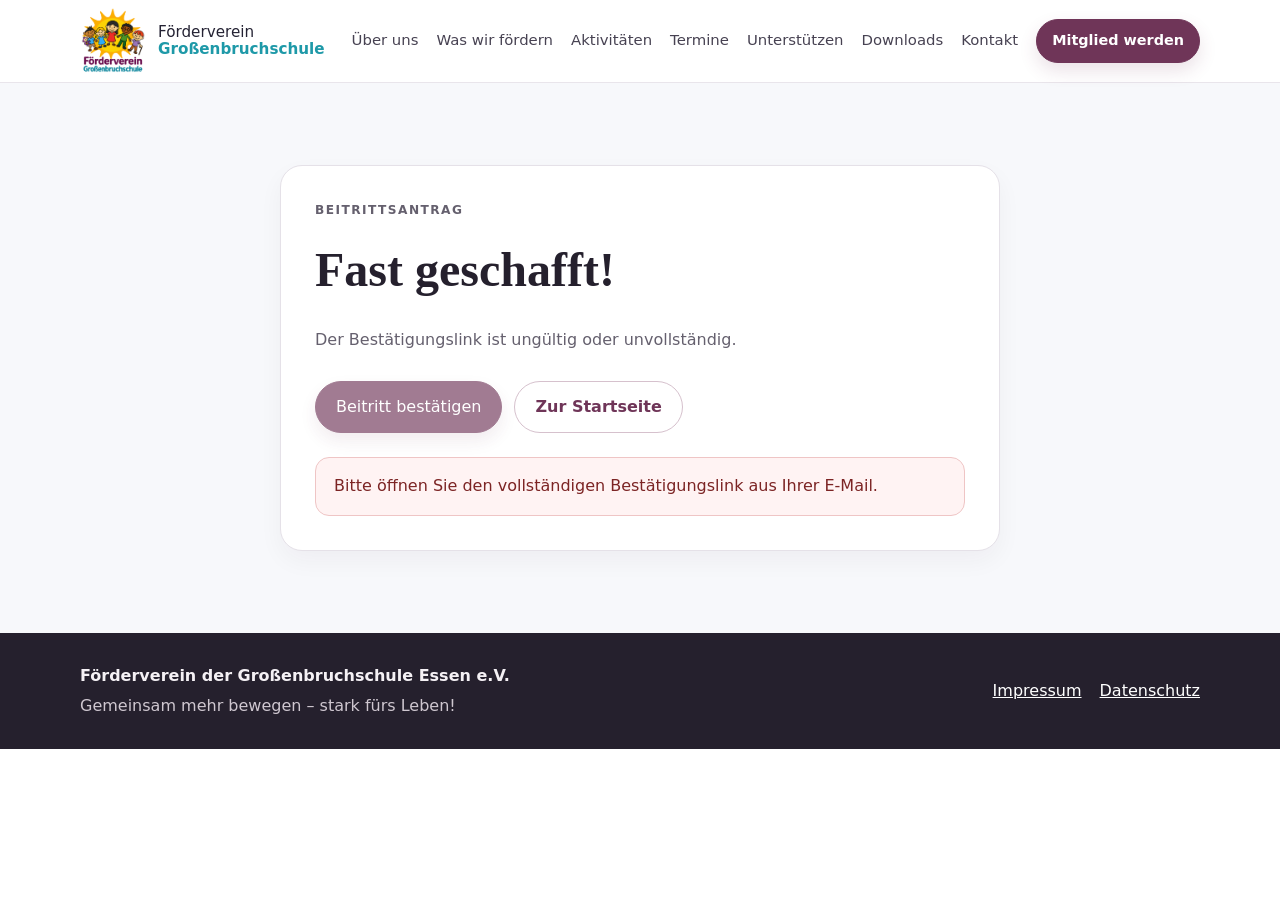
<file: bestaetigen.html>
<!doctype html>
<html lang="de">
<head>
  <meta charset="utf-8">
  <meta name="viewport" content="width=device-width, initial-scale=1">
  <meta name="robots" content="noindex,nofollow">
  <title>Beitritt bestätigen | Förderverein der Großenbruchschule Essen e.V.</title>

  <link rel="stylesheet" href="style.css">
  <link rel="icon" type="image/png" href="favicon.png">
  <link rel="shortcut icon" href="favicon.ico">

  <style>
    .verify-wrap {
      max-width: 720px;
      margin: 0 auto;
    }

    .verify-card {
      background: #fff;
      border: 1px solid var(--line);
      border-radius: 22px;
      box-shadow: 0 10px 24px rgba(36,34,51,.045);
      padding: 34px;
    }

    .verify-card h1 {
      font-family: Georgia, "Times New Roman", serif;
      font-size: clamp(2rem, 5vw, 3rem);
      margin: 0 0 18px;
      color: #25202d;
    }

    .verify-card p {
      color: var(--muted);
      line-height: 1.65;
    }

    .verify-actions {
      margin-top: 28px;
      display: flex;
      flex-wrap: wrap;
      gap: 12px;
    }

    button.button {
      cursor: pointer;
      font: inherit;
    }

    button.button:disabled {
      cursor: wait;
      opacity: .65;
      transform: none;
    }

    .verify-status {
      display: none;
      margin-top: 24px;
      padding: 16px 18px;
      border-radius: 14px;
      line-height: 1.55;
    }

    .verify-status.visible {
      display: block;
    }

    .verify-status.success {
      background: #eef8f3;
      border: 1px solid #b9dfcd;
      color: #174d39;
    }

    .verify-status.error {
      background: #fff3f3;
      border: 1px solid #efc5c5;
      color: #7c2424;
    }

    @media (max-width: 650px) {
      .verify-card {
        padding: 24px;
      }
    }
  </style>
</head>

<body>
  <a class="skip-link" href="#inhalt">Zum Inhalt springen</a>

  <header class="site-header">
    <div class="container nav-wrap">
      <a
        class="brand"
        href="index.html"
        aria-label="Startseite Förderverein der Großenbruchschule"
      >
        <img
          src="logo-foerderverein.png"
          alt="Logo des Fördervereins der Großenbruchschule"
        >
        <span>
          Förderverein<br>
          <strong>Großenbruchschule</strong>
        </span>
      </a>

      <button
        class="menu-button"
        aria-expanded="false"
        aria-controls="nav"
      >
        Menü
      </button>

      <nav id="nav" class="nav" aria-label="Hauptnavigation">
        <a href="index.html#ueber-uns">Über uns</a>
        <a href="index.html#projekte">Was wir fördern</a>
        <a href="index.html#aktivitaeten">Aktivitäten</a>
        <a href="index.html#termine">Termine</a>
        <a href="index.html#unterstuetzen">Unterstützen</a>
        <a href="index.html#downloads">Downloads</a>
        <a href="index.html#kontakt">Kontakt</a>
        <a class="button button-small" href="beitritt.html">Mitglied werden</a>
      </nav>
    </div>
  </header>

  <main id="inhalt">
    <section class="section section-soft">
      <div class="container verify-wrap">
        <div class="verify-card">
          <p class="eyebrow">Beitrittsantrag</p>

          <h1>Fast geschafft!</h1>

          <p id="intro-text">
            Bitte schließen Sie Ihren Beitrittsantrag mit einem Klick ab.
          </p>

          <div class="verify-actions">
            <button id="verify-button" class="button" type="button">
              Beitritt bestätigen
            </button>

            <a class="button button-secondary" href="index.html">
              Zur Startseite
            </a>
          </div>

          <div
            id="verify-status"
            class="verify-status"
            role="status"
            aria-live="polite"
          ></div>
        </div>
      </div>
    </section>
  </main>

  <footer class="site-footer">
    <div class="container footer-grid">
      <div>
        <strong>Förderverein der Großenbruchschule Essen e.V.</strong>
        <p>Gemeinsam mehr bewegen – stark fürs Leben!</p>
      </div>

      <div class="footer-links">
        <a href="impressum.html">Impressum</a>
        <a href="datenschutz.html">Datenschutz</a>
      </div>
    </div>
  </footer>

  <script>
    const IS_LOCAL =
      window.location.hostname === 'localhost' ||
      window.location.hostname === '127.0.0.1';

    const VERIFY_URL = IS_LOCAL
      ? 'https://mcylwcpupmursioqrvhn.supabase.co/functions/v1/verify-membership-application'
      : 'https://facmeyitnpnwidpsemkd.supabase.co/functions/v1/verify-membership-application';

    const verifyButton = document.getElementById('verify-button');
    const verifyStatus = document.getElementById('verify-status');
    const introText = document.getElementById('intro-text');

    const menuButton = document.querySelector('.menu-button');
    const nav = document.querySelector('.nav');

    menuButton.addEventListener('click', () => {
      const open = menuButton.getAttribute('aria-expanded') === 'true';
      menuButton.setAttribute('aria-expanded', String(!open));
      nav.classList.toggle('open');
    });

    nav.querySelectorAll('a').forEach((link) => {
      link.addEventListener('click', () => {
        menuButton.setAttribute('aria-expanded', 'false');
        nav.classList.remove('open');
      });
    });

    function setStatus(type, message) {
      verifyStatus.className = `verify-status visible ${type}`;
      verifyStatus.textContent = message;
    }

    const token = new URLSearchParams(window.location.search).get('token');

    if (!token || !/^[0-9a-f]{64}$/.test(token)) {
      verifyButton.disabled = true;
      introText.textContent =
        'Der Bestätigungslink ist ungültig oder unvollständig.';

      setStatus(
        'error',
        'Bitte öffnen Sie den vollständigen Bestätigungslink aus Ihrer E-Mail.'
      );
    }

    verifyButton.addEventListener('click', async () => {
      if (!token || !/^[0-9a-f]{64}$/.test(token)) {
        return;
      }

      verifyButton.disabled = true;
      verifyButton.textContent = 'Wird bestätigt …';

      try {
        const response = await fetch(VERIFY_URL, {
          method: 'POST',
          headers: {
            'Content-Type': 'application/json',
          },
          body: JSON.stringify({ token }),
        });

        if (!response.ok) {
          throw new Error(
            response.status === 400
              ? 'Der Bestätigungslink ist ungültig oder abgelaufen.'
              : 'Die Bestätigung konnte derzeit nicht verarbeitet werden.'
          );
        }

        setStatus(
          'success',
          'Vielen Dank! Ihre E-Mail-Adresse wurde erfolgreich bestätigt und Ihr Beitrittsantrag an den Förderverein übermittelt.'
        );

        introText.textContent =
          'Die Bestätigung wurde erfolgreich abgeschlossen.';

        verifyButton.textContent = 'Bestätigt ✓';
        verifyButton.disabled = true;

        window.history.replaceState(
          {},
          document.title,
          window.location.pathname
        );
      } catch (error) {
        setStatus(
          'error',
          error instanceof Error
            ? error.message
            : 'Die Bestätigung konnte derzeit nicht verarbeitet werden.'
        );

        verifyButton.disabled = false;
        verifyButton.textContent = 'Beitritt bestätigen';
      }
    });
  </script>
</body>
</html>
</file>
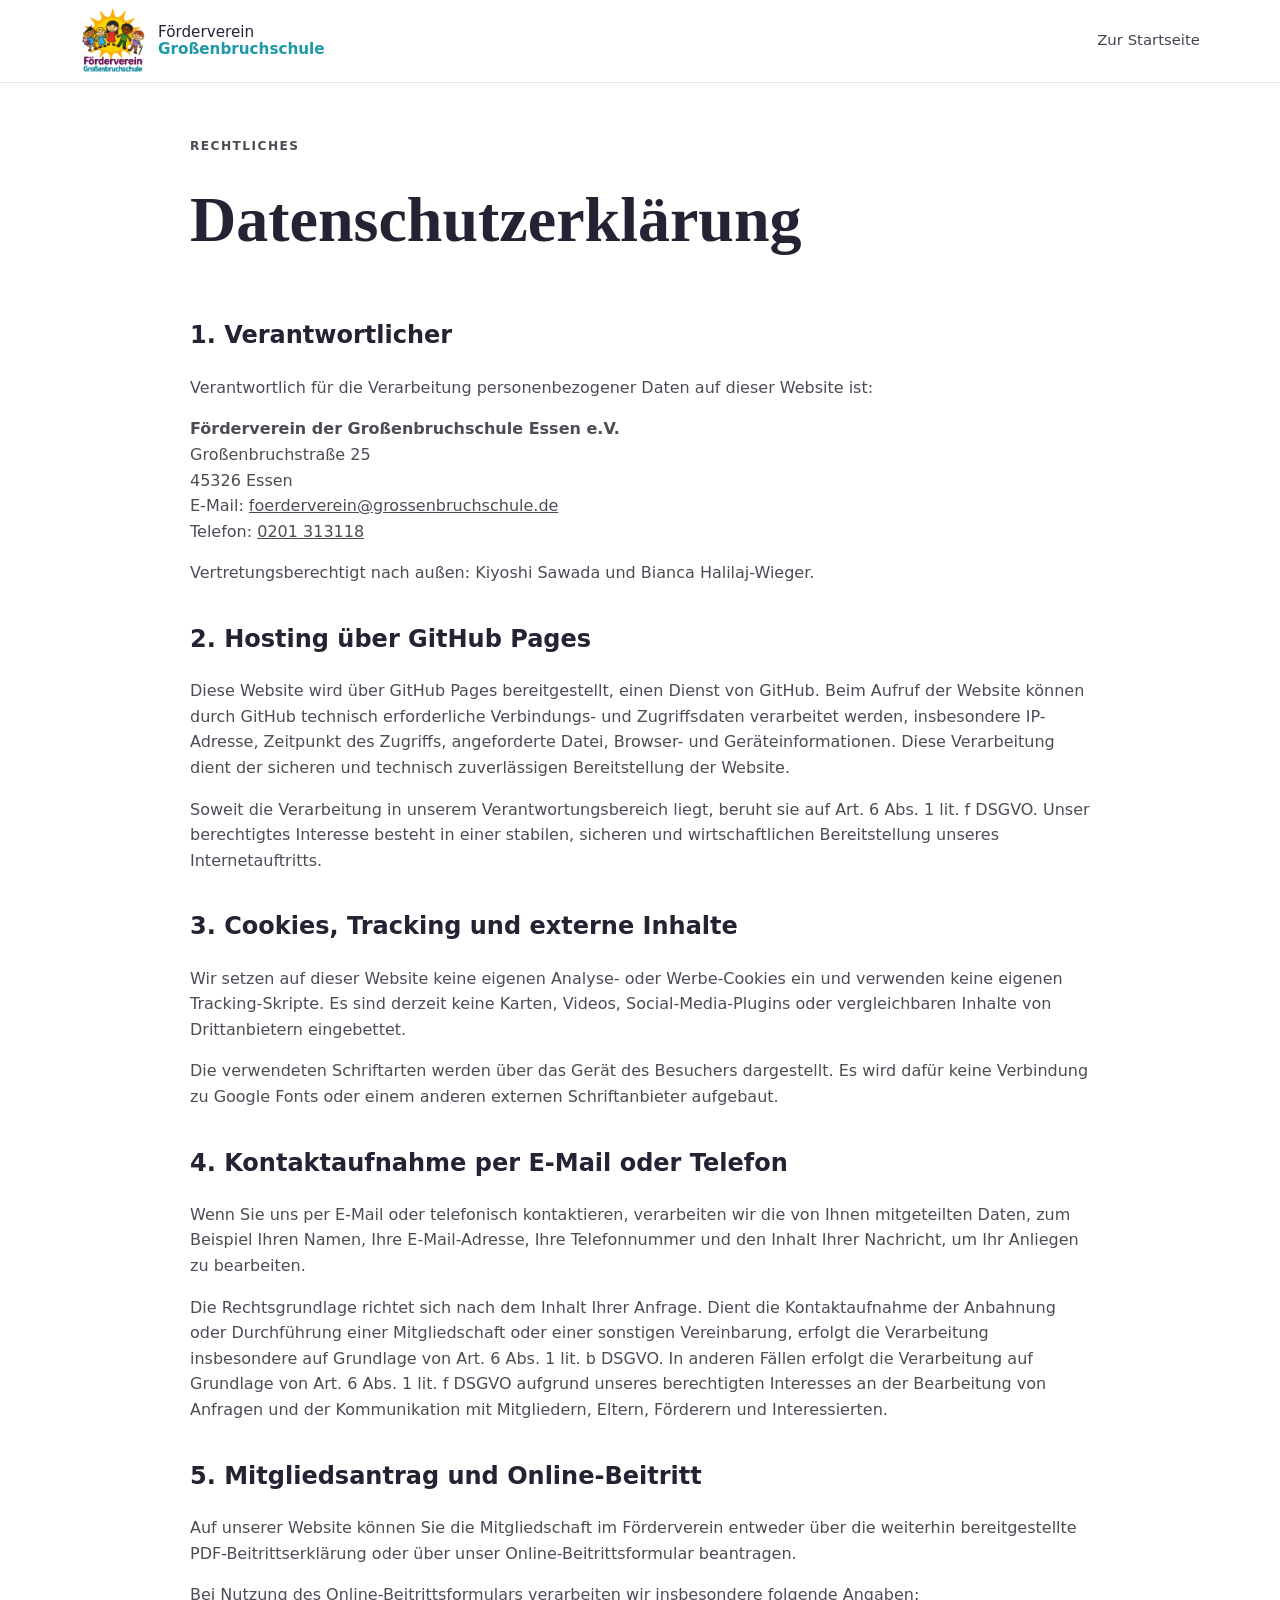
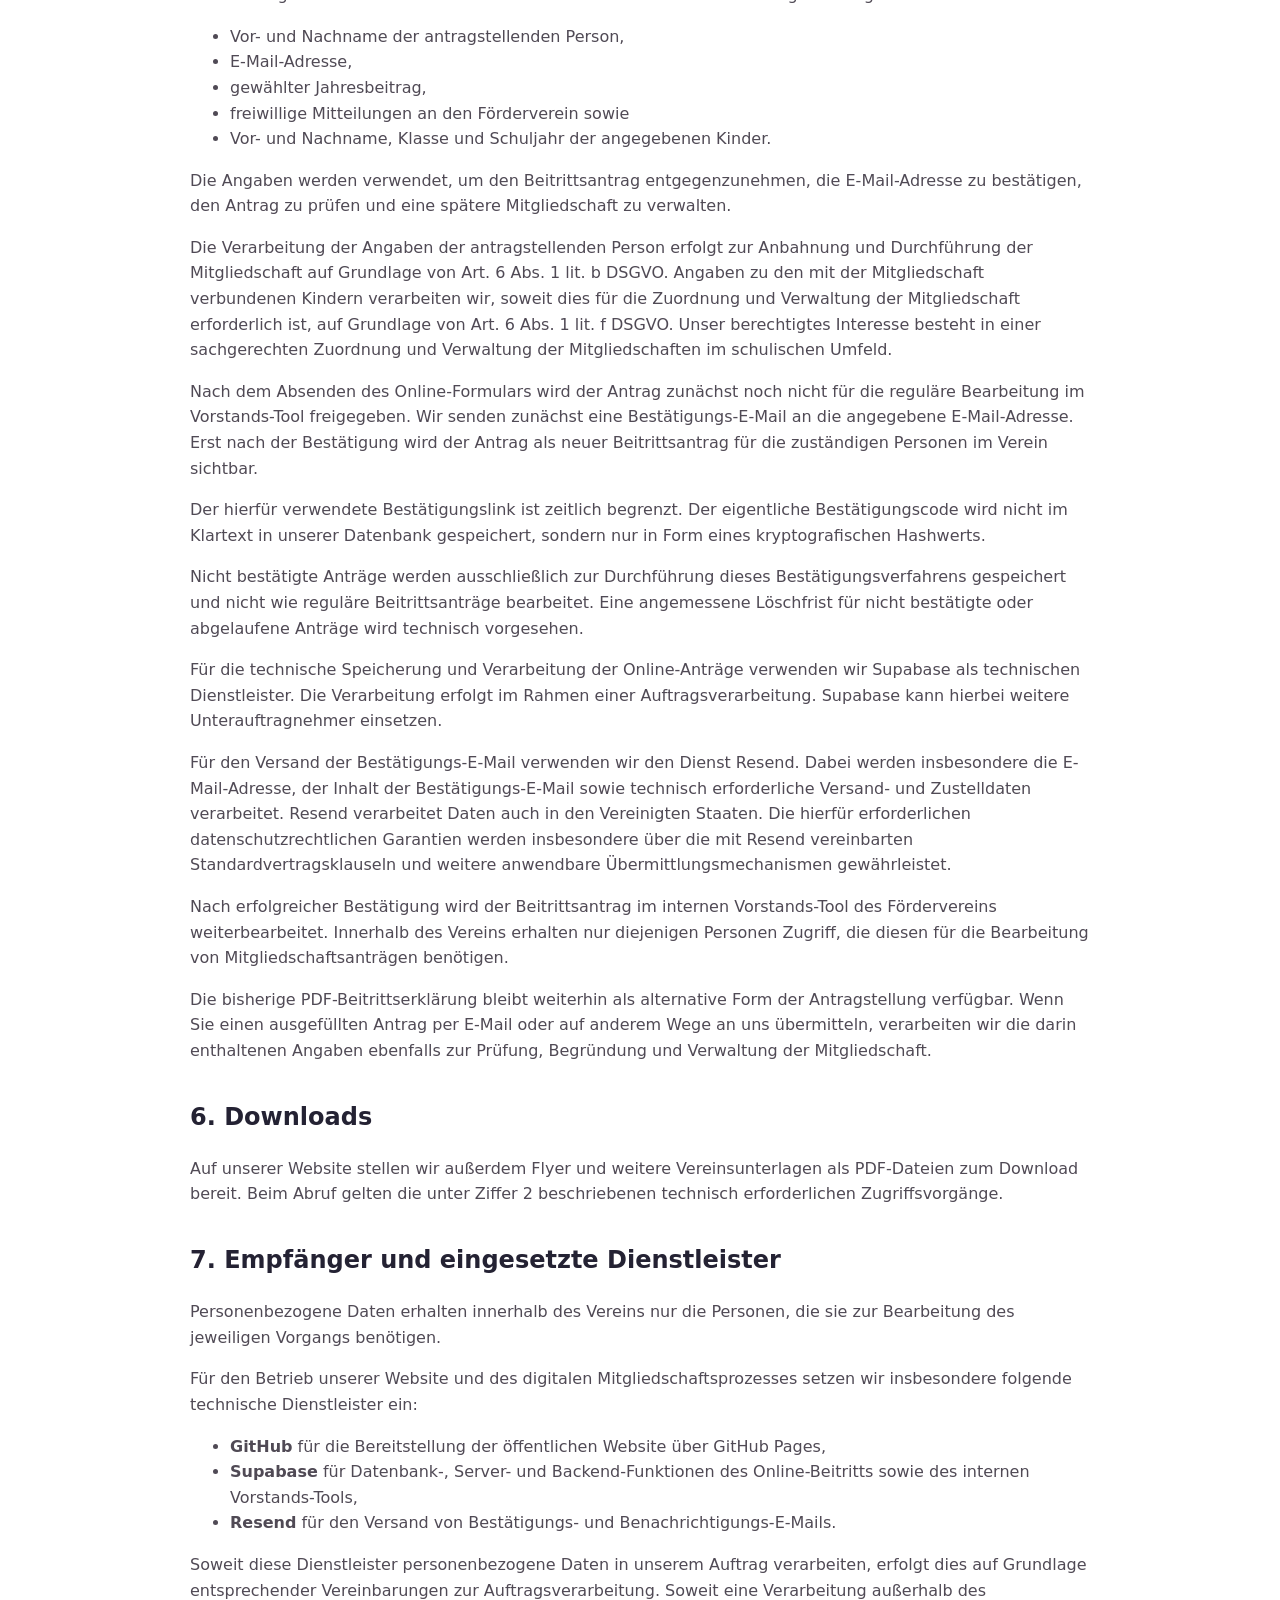
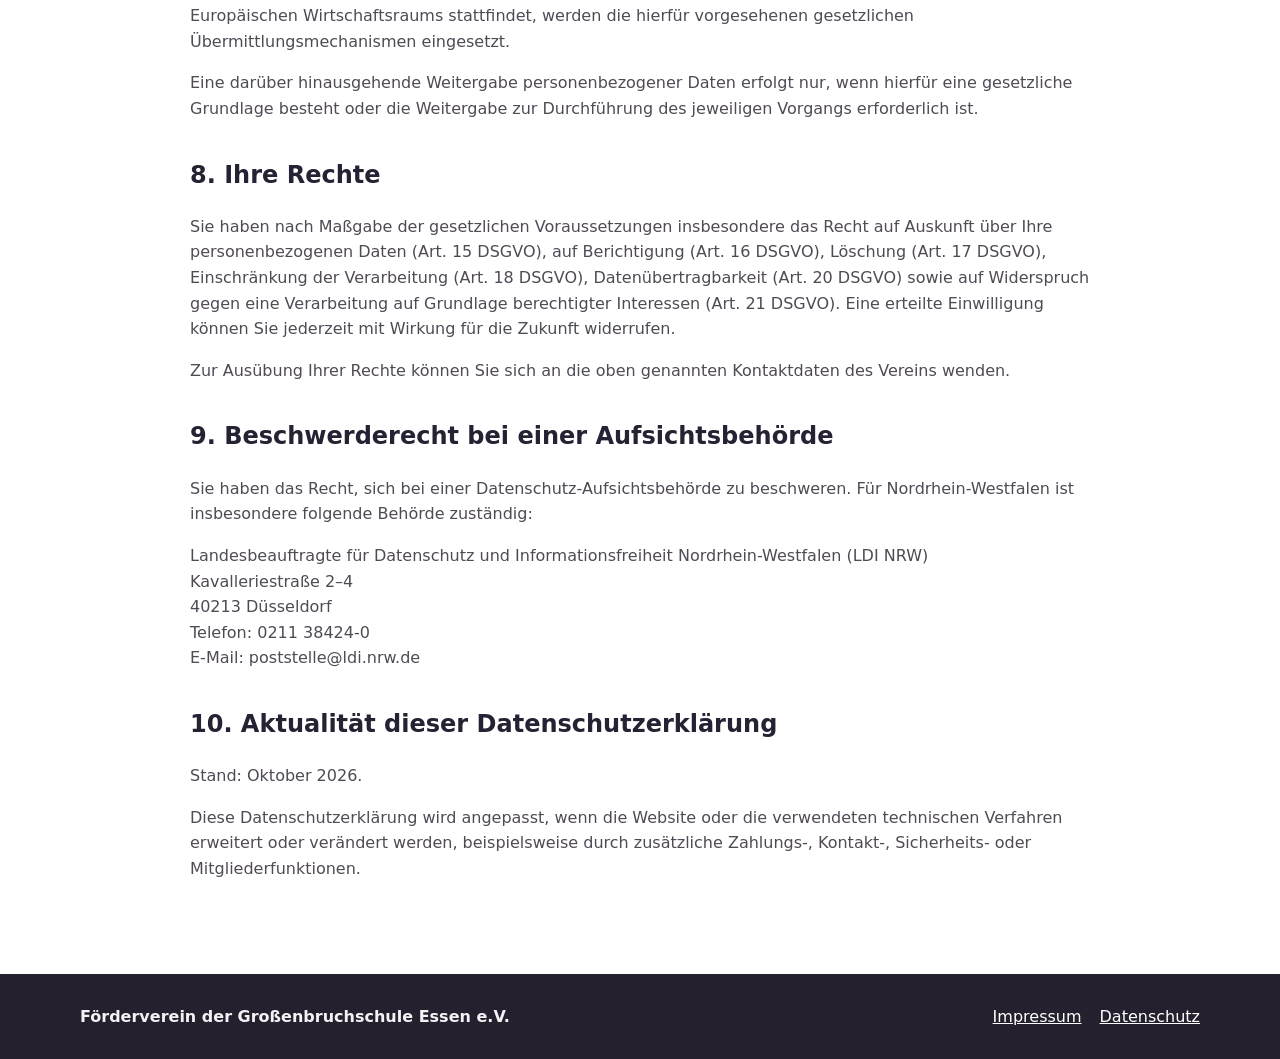
<file: datenschutz.html>
<!doctype html>
<html lang="de">
<head>
  <meta charset="utf-8">
  <meta name="viewport" content="width=device-width,initial-scale=1">
  <meta name="description" content="Datenschutzerklärung des Fördervereins der Großenbruchschule Essen e.V.">
  <title>Datenschutz – Förderverein der Großenbruchschule Essen e.V.</title>
  <link rel="stylesheet" href="style.css">
  <link rel="icon" type="image/png" href="favicon.png">
  <link rel="shortcut icon" href="favicon.ico">
</head>
<body>
  <header class="site-header">
    <div class="container nav-wrap">
      <a class="brand" href="index.html"><img src="logo-foerderverein.png" alt="Logo des Fördervereins der Großenbruchschule"><span>Förderverein<br><strong>Großenbruchschule</strong></span></a>
      <nav class="nav" style="display:flex" aria-label="Seitennavigation"><a href="index.html">Zur Startseite</a></nav>
    </div>
  </header>

  <main class="container legal">
    <p class="eyebrow">Rechtliches</p>
    <h1>Datenschutzerklärung</h1>

    <h2>1. Verantwortlicher</h2>
    <p>Verantwortlich für die Verarbeitung personenbezogener Daten auf dieser Website ist:</p>
    <p><strong>Förderverein der Großenbruchschule Essen e.V.</strong><br>Großenbruchstraße 25<br>45326 Essen<br>E-Mail: <a href="mailto:foerderverein@grossenbruchschule.de">foerderverein@grossenbruchschule.de</a><br>Telefon: <a href="tel:+49201313118">0201 313118</a></p>
    <p>Vertretungsberechtigt nach außen: Kiyoshi Sawada und Bianca Halilaj-Wieger.</p>

    <h2>2. Hosting über GitHub Pages</h2>
    <p>Diese Website wird über GitHub Pages bereitgestellt, einen Dienst von GitHub. Beim Aufruf der Website können durch GitHub technisch erforderliche Verbindungs- und Zugriffsdaten verarbeitet werden, insbesondere IP-Adresse, Zeitpunkt des Zugriffs, angeforderte Datei, Browser- und Geräteinformationen. Diese Verarbeitung dient der sicheren und technisch zuverlässigen Bereitstellung der Website.</p>
    <p>Soweit die Verarbeitung in unserem Verantwortungsbereich liegt, beruht sie auf Art. 6 Abs. 1 lit. f DSGVO. Unser berechtigtes Interesse besteht in einer stabilen, sicheren und wirtschaftlichen Bereitstellung unseres Internetauftritts.</p>

    <h2>3. Cookies, Tracking und externe Inhalte</h2>
    <p>Wir setzen auf dieser Website keine eigenen Analyse- oder Werbe-Cookies ein und verwenden keine eigenen Tracking-Skripte. Es sind derzeit keine Karten, Videos, Social-Media-Plugins oder vergleichbaren Inhalte von Drittanbietern eingebettet.</p>
    <p>Die verwendeten Schriftarten werden über das Gerät des Besuchers dargestellt. Es wird dafür keine Verbindung zu Google Fonts oder einem anderen externen Schriftanbieter aufgebaut.</p>

    <h2>4. Kontaktaufnahme per E-Mail oder Telefon</h2>
    <p>Wenn Sie uns per E-Mail oder telefonisch kontaktieren, verarbeiten wir die von Ihnen mitgeteilten Daten, zum Beispiel Ihren Namen, Ihre E-Mail-Adresse, Ihre Telefonnummer und den Inhalt Ihrer Nachricht, um Ihr Anliegen zu bearbeiten.</p>
    <p>Die Rechtsgrundlage richtet sich nach dem Inhalt Ihrer Anfrage. Dient die Kontaktaufnahme der Anbahnung oder Durchführung einer Mitgliedschaft oder einer sonstigen Vereinbarung, erfolgt die Verarbeitung insbesondere auf Grundlage von Art. 6 Abs. 1 lit. b DSGVO. In anderen Fällen erfolgt die Verarbeitung auf Grundlage von Art. 6 Abs. 1 lit. f DSGVO aufgrund unseres berechtigten Interesses an der Bearbeitung von Anfragen und der Kommunikation mit Mitgliedern, Eltern, Förderern und Interessierten.</p>

    <h2>5. Mitgliedsantrag und Online-Beitritt</h2>

<p>Auf unserer Website können Sie die Mitgliedschaft im Förderverein entweder über die weiterhin bereitgestellte PDF-Beitrittserklärung oder über unser Online-Beitrittsformular beantragen.</p>

<p>Bei Nutzung des Online-Beitrittsformulars verarbeiten wir insbesondere folgende Angaben:</p>

<ul>
  <li>Vor- und Nachname der antragstellenden Person,</li>
  <li>E-Mail-Adresse,</li>
  <li>gewählter Jahresbeitrag,</li>
  <li>freiwillige Mitteilungen an den Förderverein sowie</li>
  <li>Vor- und Nachname, Klasse und Schuljahr der angegebenen Kinder.</li>
</ul>

<p>Die Angaben werden verwendet, um den Beitrittsantrag entgegenzunehmen, die E-Mail-Adresse zu bestätigen, den Antrag zu prüfen und eine spätere Mitgliedschaft zu verwalten.</p>

<p>Die Verarbeitung der Angaben der antragstellenden Person erfolgt zur Anbahnung und Durchführung der Mitgliedschaft auf Grundlage von Art. 6 Abs. 1 lit. b DSGVO. Angaben zu den mit der Mitgliedschaft verbundenen Kindern verarbeiten wir, soweit dies für die Zuordnung und Verwaltung der Mitgliedschaft erforderlich ist, auf Grundlage von Art. 6 Abs. 1 lit. f DSGVO. Unser berechtigtes Interesse besteht in einer sachgerechten Zuordnung und Verwaltung der Mitgliedschaften im schulischen Umfeld.</p>

<p>Nach dem Absenden des Online-Formulars wird der Antrag zunächst noch nicht für die reguläre Bearbeitung im Vorstands-Tool freigegeben. Wir senden zunächst eine Bestätigungs-E-Mail an die angegebene E-Mail-Adresse. Erst nach der Bestätigung wird der Antrag als neuer Beitrittsantrag für die zuständigen Personen im Verein sichtbar.</p>

<p>Der hierfür verwendete Bestätigungslink ist zeitlich begrenzt. Der eigentliche Bestätigungscode wird nicht im Klartext in unserer Datenbank gespeichert, sondern nur in Form eines kryptografischen Hashwerts.</p>

<p>Nicht bestätigte Anträge werden ausschließlich zur Durchführung dieses Bestätigungsverfahrens gespeichert und nicht wie reguläre Beitrittsanträge bearbeitet. Eine angemessene Löschfrist für nicht bestätigte oder abgelaufene Anträge wird technisch vorgesehen.</p>

<p>Für die technische Speicherung und Verarbeitung der Online-Anträge verwenden wir Supabase als technischen Dienstleister. Die Verarbeitung erfolgt im Rahmen einer Auftragsverarbeitung. Supabase kann hierbei weitere Unterauftragnehmer einsetzen.</p>

<p>Für den Versand der Bestätigungs-E-Mail verwenden wir den Dienst Resend. Dabei werden insbesondere die E-Mail-Adresse, der Inhalt der Bestätigungs-E-Mail sowie technisch erforderliche Versand- und Zustelldaten verarbeitet. Resend verarbeitet Daten auch in den Vereinigten Staaten. Die hierfür erforderlichen datenschutzrechtlichen Garantien werden insbesondere über die mit Resend vereinbarten Standardvertragsklauseln und weitere anwendbare Übermittlungsmechanismen gewährleistet.</p>

<p>Nach erfolgreicher Bestätigung wird der Beitrittsantrag im internen Vorstands-Tool des Fördervereins weiterbearbeitet. Innerhalb des Vereins erhalten nur diejenigen Personen Zugriff, die diesen für die Bearbeitung von Mitgliedschaftsanträgen benötigen.</p>

<p>Die bisherige PDF-Beitrittserklärung bleibt weiterhin als alternative Form der Antragstellung verfügbar. Wenn Sie einen ausgefüllten Antrag per E-Mail oder auf anderem Wege an uns übermitteln, verarbeiten wir die darin enthaltenen Angaben ebenfalls zur Prüfung, Begründung und Verwaltung der Mitgliedschaft.</p>
<h2>6. Downloads</h2>
    <p>Auf unserer Website stellen wir außerdem Flyer und weitere Vereinsunterlagen als PDF-Dateien zum Download bereit. Beim Abruf gelten die unter Ziffer 2 beschriebenen technisch erforderlichen Zugriffsvorgänge.</p>

    <h2>7. Empfänger und eingesetzte Dienstleister</h2>

<p>Personenbezogene Daten erhalten innerhalb des Vereins nur die Personen, die sie zur Bearbeitung des jeweiligen Vorgangs benötigen.</p>

<p>Für den Betrieb unserer Website und des digitalen Mitgliedschaftsprozesses setzen wir insbesondere folgende technische Dienstleister ein:</p>

<ul>
  <li><strong>GitHub</strong> für die Bereitstellung der öffentlichen Website über GitHub Pages,</li>
  <li><strong>Supabase</strong> für Datenbank-, Server- und Backend-Funktionen des Online-Beitritts sowie des internen Vorstands-Tools,</li>
  <li><strong>Resend</strong> für den Versand von Bestätigungs- und Benachrichtigungs-E-Mails.</li>
</ul>

<p>Soweit diese Dienstleister personenbezogene Daten in unserem Auftrag verarbeiten, erfolgt dies auf Grundlage entsprechender Vereinbarungen zur Auftragsverarbeitung. Soweit eine Verarbeitung außerhalb des Europäischen Wirtschaftsraums stattfindet, werden die hierfür vorgesehenen gesetzlichen Übermittlungsmechanismen eingesetzt.</p>

<p>Eine darüber hinausgehende Weitergabe personenbezogener Daten erfolgt nur, wenn hierfür eine gesetzliche Grundlage besteht oder die Weitergabe zur Durchführung des jeweiligen Vorgangs erforderlich ist.</p>
<h2>8. Ihre Rechte</h2>
    <p>Sie haben nach Maßgabe der gesetzlichen Voraussetzungen insbesondere das Recht auf Auskunft über Ihre personenbezogenen Daten (Art. 15 DSGVO), auf Berichtigung (Art. 16 DSGVO), Löschung (Art. 17 DSGVO), Einschränkung der Verarbeitung (Art. 18 DSGVO), Datenübertragbarkeit (Art. 20 DSGVO) sowie auf Widerspruch gegen eine Verarbeitung auf Grundlage berechtigter Interessen (Art. 21 DSGVO). Eine erteilte Einwilligung können Sie jederzeit mit Wirkung für die Zukunft widerrufen.</p>
    <p>Zur Ausübung Ihrer Rechte können Sie sich an die oben genannten Kontaktdaten des Vereins wenden.</p>

    <h2>9. Beschwerderecht bei einer Aufsichtsbehörde</h2>
    <p>Sie haben das Recht, sich bei einer Datenschutz-Aufsichtsbehörde zu beschweren. Für Nordrhein-Westfalen ist insbesondere folgende Behörde zuständig:</p>
    <p>Landesbeauftragte für Datenschutz und Informationsfreiheit Nordrhein-Westfalen (LDI NRW)<br>Kavalleriestraße 2–4<br>40213 Düsseldorf<br>Telefon: 0211 38424-0<br>E-Mail: poststelle@ldi.nrw.de</p>

    <h2>10. Aktualität dieser Datenschutzerklärung</h2>

<p>Stand: Oktober 2026.</p>

<p>Diese Datenschutzerklärung wird angepasst, wenn die Website oder die verwendeten technischen Verfahren erweitert oder verändert werden, beispielsweise durch zusätzliche Zahlungs-, Kontakt-, Sicherheits- oder Mitgliederfunktionen.</p>
  </main>

  <footer class="site-footer"><div class="container footer-grid"><div><strong>Förderverein der Großenbruchschule Essen e.V.</strong></div><div class="footer-links"><a href="impressum.html">Impressum</a><a href="datenschutz.html">Datenschutz</a></div></div></footer>
</body>
</html>
</file>
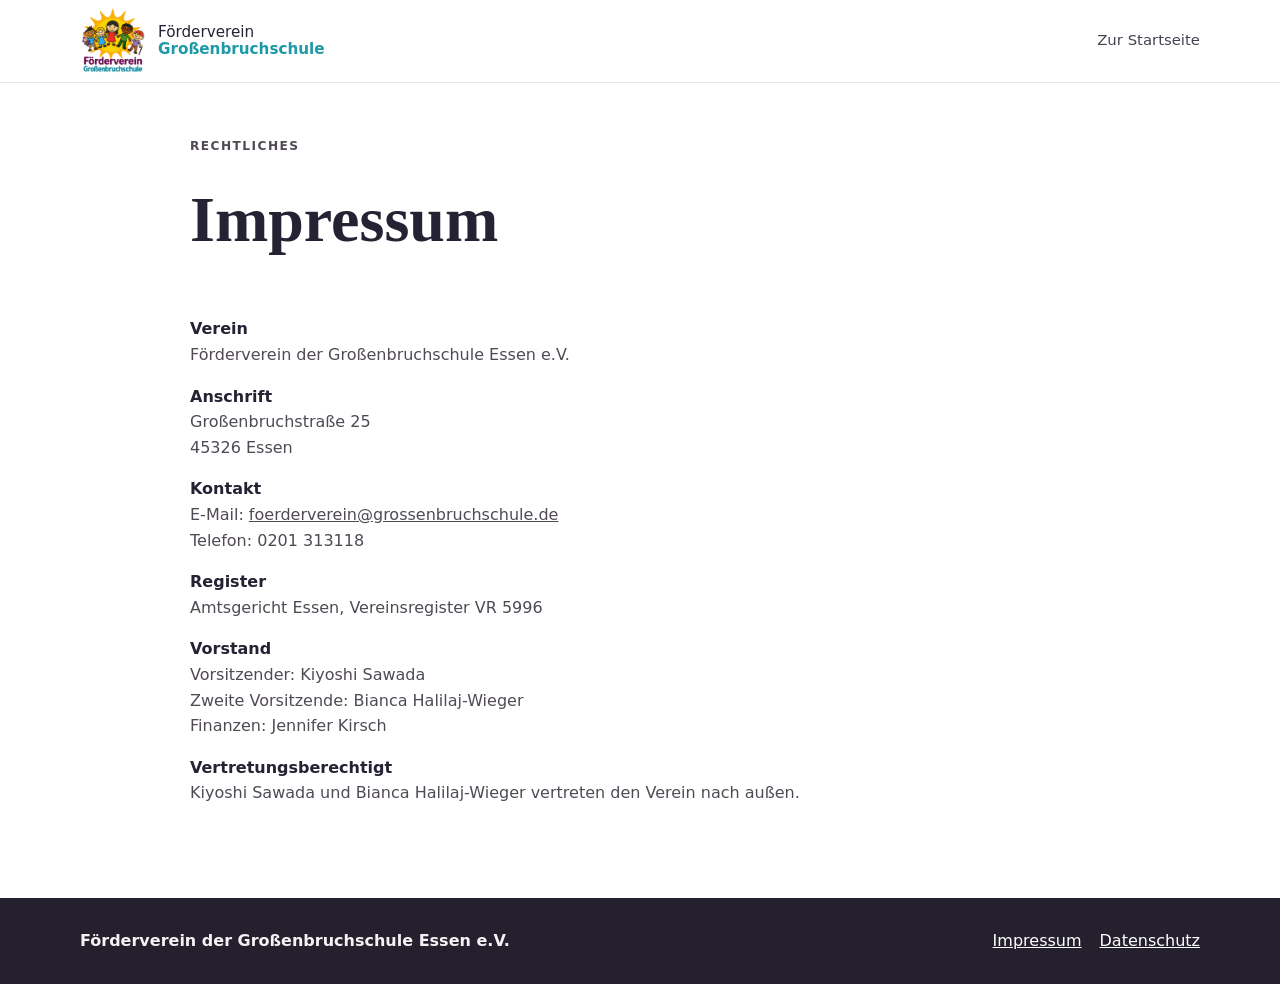
<file: impressum.html>
<!doctype html>
<html lang="de">
<head>
  <meta charset="utf-8">
  <meta name="viewport" content="width=device-width,initial-scale=1">
  <title>Impressum – Förderverein der Großenbruchschule</title>
  <link rel="stylesheet" href="style.css">
  <link rel="icon" type="image/png" href="favicon.png">
  <link rel="shortcut icon" href="favicon.ico">
</head>
<body>
  <header class="site-header">
    <div class="container nav-wrap">
      <a class="brand" href="index.html"><img src="logo-foerderverein.png" alt="Logo des Fördervereins der Großenbruchschule"><span>Förderverein<br><strong>Großenbruchschule</strong></span></a>
      <nav class="nav" style="display:flex"><a href="index.html">Zur Startseite</a></nav>
    </div>
  </header>
  <main class="container legal">
    <p class="eyebrow">Rechtliches</p>
    <h1>Impressum</h1>
    <dl>
      <dt>Verein</dt><dd>Förderverein der Großenbruchschule Essen e.V.</dd>
      <dt>Anschrift</dt><dd>Großenbruchstraße 25<br>45326 Essen</dd>
      <dt>Kontakt</dt><dd>E-Mail: <a href="mailto:foerderverein@grossenbruchschule.de">foerderverein@grossenbruchschule.de</a><br>Telefon: 0201 313118</dd>
      <dt>Register</dt><dd>Amtsgericht Essen, Vereinsregister VR 5996</dd>
      <dt>Vorstand</dt><dd>Vorsitzender: Kiyoshi Sawada<br>Zweite Vorsitzende: Bianca Halilaj-Wieger<br>Finanzen: Jennifer Kirsch</dd>
      <dt>Vertretungsberechtigt</dt><dd>Kiyoshi Sawada und Bianca Halilaj-Wieger vertreten den Verein nach außen.</dd>
    </dl>
  </main>
  <footer class="site-footer"><div class="container footer-grid"><div><strong>Förderverein der Großenbruchschule Essen e.V.</strong></div><div class="footer-links"><a href="impressum.html">Impressum</a><a href="datenschutz.html">Datenschutz</a></div></div></footer>
</body>
</html>
</file>
<file: style.css>
:root{
  --ink:#242233;
  --muted:#65606e;
  --plum:#6f3558;
  --teal:#1e99a8;
  --sun:#f5b618;
  --sun-soft:#fff6d6;
  --cream:#fffaf1;
  --soft:#f7f8fb;
  --line:#e5e1e8;
  --card:#fff;
  --shadow:0 16px 38px rgba(36,34,51,.10)
}
*{box-sizing:border-box}
html{scroll-behavior:smooth}
body{margin:0;font-family:system-ui,-apple-system,BlinkMacSystemFont,"Segoe UI",sans-serif;color:var(--ink);background:#fff;line-height:1.6}
a{color:inherit}
img{max-width:100%;display:block}
.container{width:min(1120px,calc(100% - 40px));margin:0 auto}
.skip-link{position:absolute;left:-9999px;top:8px;background:#fff;padding:10px 14px;z-index:1000}.skip-link:focus{left:8px}
.site-header{position:sticky;top:0;z-index:50;background:rgba(255,255,255,.96);backdrop-filter:blur(10px);border-bottom:1px solid rgba(229,225,232,.85)}
.nav-wrap{min-height:82px;display:flex;align-items:center;justify-content:space-between;gap:24px}
.brand{display:flex;align-items:center;gap:12px;text-decoration:none;font-size:.95rem;line-height:1.15}
.brand img{width:66px;height:66px;object-fit:contain;border-radius:12px;background:#fff}
.brand strong{color:var(--teal)}
.nav{display:flex;align-items:center;gap:18px;font-size:.93rem}
.nav>a:not(.button){text-decoration:none;color:#474252}.nav>a:not(.button):hover{color:var(--plum)}
.menu-button{display:none}
.button{display:inline-flex;align-items:center;justify-content:center;gap:8px;border-radius:999px;padding:12px 20px;text-decoration:none;font-weight:750;border:1px solid var(--plum);background:var(--plum);color:#fff;transition:.2s ease;box-shadow:0 8px 18px rgba(111,53,88,.14)}
.button:hover{transform:translateY(-1px);box-shadow:0 10px 22px rgba(111,53,88,.2)}
.button-small{padding:9px 15px;font-size:.9rem}
.button-secondary{background:#fff;color:var(--plum);border-color:#d6c1cd;box-shadow:none}
.button-light{background:#fff;color:var(--plum);border-color:#fff}
.text-link{color:var(--plum);font-weight:750;text-decoration:none}.text-link:hover{text-decoration:underline}
.hero{position:relative;overflow:hidden;background:linear-gradient(135deg,#fffaf2 0%,#fff 48%,#f1fbfc 100%);padding:78px 0 86px}
.hero:before{content:"";position:absolute;width:420px;height:420px;border-radius:50%;background:rgba(245,182,24,.13);right:-130px;top:-130px}
.hero-grid{display:grid;grid-template-columns:1.08fr .92fr;gap:60px;align-items:center}
.eyebrow{text-transform:uppercase;letter-spacing:.12em;font-weight:800;font-size:.76rem;color:var(--teal);margin:0 0 12px}
.hero h1,.section h2,.cta-band h2{font-family:Georgia,"Times New Roman",serif;line-height:1.08;margin:0;color:#25202d}
.hero h1{font-size:clamp(3rem,6vw,5.4rem);max-width:780px}.hero h1 span{color:var(--plum)}
.lead{font-size:1.18rem;color:#554f5b;max-width:690px;margin:24px 0}
.hero-actions{display:flex;gap:12px;flex-wrap:wrap;margin:28px 0 12px}.microcopy{color:var(--muted);font-size:.95rem}
.hero-visual{position:relative;min-height:470px;display:grid;place-items:center}.hero-visual img{position:relative;z-index:3;width:min(440px,95%);filter:drop-shadow(0 20px 35px rgba(36,34,51,.14));border-radius:28px}
.sun-orbit{position:absolute;border-radius:50%;border:1px solid rgba(30,153,168,.22)}.orbit-one{width:410px;height:410px}.orbit-two{width:500px;height:500px;border-color:rgba(245,182,24,.25)}
.section{padding:82px 0}.section-soft{background:var(--soft)}
.two-col{display:grid;grid-template-columns:1fr 1fr;gap:58px;align-items:start}.section h2{font-size:clamp(2rem,4vw,3.2rem)}
.prose p,.section-head>p:last-child{font-size:1.06rem;color:var(--muted)}.section-head{max-width:760px;margin-bottom:36px}
.cards{display:grid;grid-template-columns:repeat(4,1fr);gap:18px}.card,.support-card,.download-card,.activity-card,.info-box{background:#fff;border:1px solid var(--line);border-radius:22px;box-shadow:0 10px 24px rgba(36,34,51,.045)}
.card{padding:26px}.card .icon{font-size:2rem;margin-bottom:14px}.card h3,.support-card h3,.download-card h3,.activity-card h3{margin:0 0 8px;font-size:1.24rem}.card p{color:var(--muted);margin-bottom:0}
.activity-grid{display:grid;grid-template-columns:repeat(2,1fr);gap:22px}.activity-card{overflow:hidden;display:flex;flex-direction:column;min-height:100%}.activity-photo-card{grid-row:span 2}.activity-photo-card img{width:100%;height:360px;object-fit:cover}.activity-content{padding:26px}.activity-content p{color:var(--muted);margin-bottom:0}.activity-icon{font-size:3rem;padding:30px 28px 0}.badge{display:inline-flex;border-radius:999px;padding:6px 10px;background:var(--sun-soft);color:#775600;font-size:.76rem;font-weight:850;margin-bottom:14px}
.support-grid{display:grid;grid-template-columns:1.15fr .95fr .9fr;gap:20px}.support-card{padding:28px}.support-card.featured{border-color:#dcc1d1;background:linear-gradient(180deg,#fff 0,#fff9fc 100%)}.support-card p{color:var(--muted)}.support-card .small{font-size:.88rem}.bank{margin:18px 0 0}.bank div{padding:10px 0;border-top:1px solid var(--line)}.bank dt{font-size:.78rem;color:var(--muted);font-weight:750}.bank dd{margin:2px 0 0;font-weight:650;overflow-wrap:anywhere}
.download-grid{display:grid;grid-template-columns:repeat(2,1fr);gap:22px}.download-card{padding:30px}.download-icon{font-size:2.5rem;margin-bottom:12px}.download-card p{color:var(--muted)}.download-subnav{margin-top:14px;font-size:.9rem;color:var(--muted)}.download-subnav a{color:var(--teal)}
.cta-band{background:linear-gradient(120deg,var(--plum),#8a486e);color:#fff;padding:58px 0}.cta-band .eyebrow{color:#ffe79a}.cta-band h2{color:#fff;font-size:clamp(2rem,4vw,3.2rem)}.cta-grid{display:grid;grid-template-columns:1fr auto;align-items:center;gap:30px}
.contact-grid{display:grid;grid-template-columns:1.1fr .9fr;gap:34px}.contact-list{margin-top:28px}.contact-list>a,.contact-list>div{display:grid;grid-template-columns:100px 1fr;gap:16px;padding:15px 0;border-top:1px solid var(--line);text-decoration:none}.contact-list strong{color:var(--plum)}.contact-list span{color:var(--muted)}.info-box{padding:30px}.info-box p{color:var(--muted)}
.site-footer{background:#25202d;color:#f5f1f5;padding:30px 0}.footer-grid{display:flex;align-items:center;justify-content:space-between;gap:22px}.site-footer p{margin:.3rem 0 0;color:#cfc7d0}.footer-links{display:flex;gap:18px;flex-wrap:wrap}.footer-links a{color:#fff}
.legal{max-width:900px;padding-top:54px;padding-bottom:76px}.legal h1{font-family:Georgia,"Times New Roman",serif;font-size:clamp(2.4rem,5vw,4rem);margin:.2em 0 .7em}.legal h2{margin-top:34px}.legal p,.legal li,.legal dd{color:#504a55}.legal dt{font-weight:800;margin-top:16px}.legal dd{margin-left:0}
@media(max-width:960px){.nav{display:none;position:absolute;top:82px;left:0;right:0;background:#fff;padding:18px 20px 24px;border-bottom:1px solid var(--line);flex-direction:column;align-items:flex-start}.nav.open{display:flex}.menu-button{display:inline-block;border:1px solid var(--line);background:#fff;border-radius:10px;padding:8px 12px}.hero-grid,.two-col,.contact-grid{grid-template-columns:1fr}.hero-visual{min-height:360px}.cards{grid-template-columns:1fr 1fr}.support-grid{grid-template-columns:1fr}.cta-grid{grid-template-columns:1fr}.activity-grid{grid-template-columns:1fr 1fr}.activity-photo-card{grid-row:auto}}
@media(max-width:650px){.container{width:min(100% - 28px,1120px)}.section{padding:60px 0}.hero{padding:48px 0 60px}.hero h1{font-size:2.65rem}.brand span{display:none}.brand img{width:58px;height:58px}.hero-visual{min-height:300px}.orbit-one{width:290px;height:290px}.orbit-two{width:350px;height:350px}.cards,.activity-grid,.download-grid{grid-template-columns:1fr}.activity-photo-card img{height:260px}.footer-grid{flex-direction:column;align-items:flex-start}}

/* Schulhomepage-Verlinkung */
.school-layout {
  align-items: start;
}

.school-image img {
  display: block;
  width: 100%;
  height: auto;
  border-radius: 22px;
  box-shadow: 0 10px 24px rgba(36, 34, 51, .08);
}

/* Schulverlinkung und rechtliche Links im Footer */
.footer-navigation {
  display: flex;
  flex-direction: column;
  gap: 14px;
}

.footer-school a {
  color: #ffffff;
}
</file>
